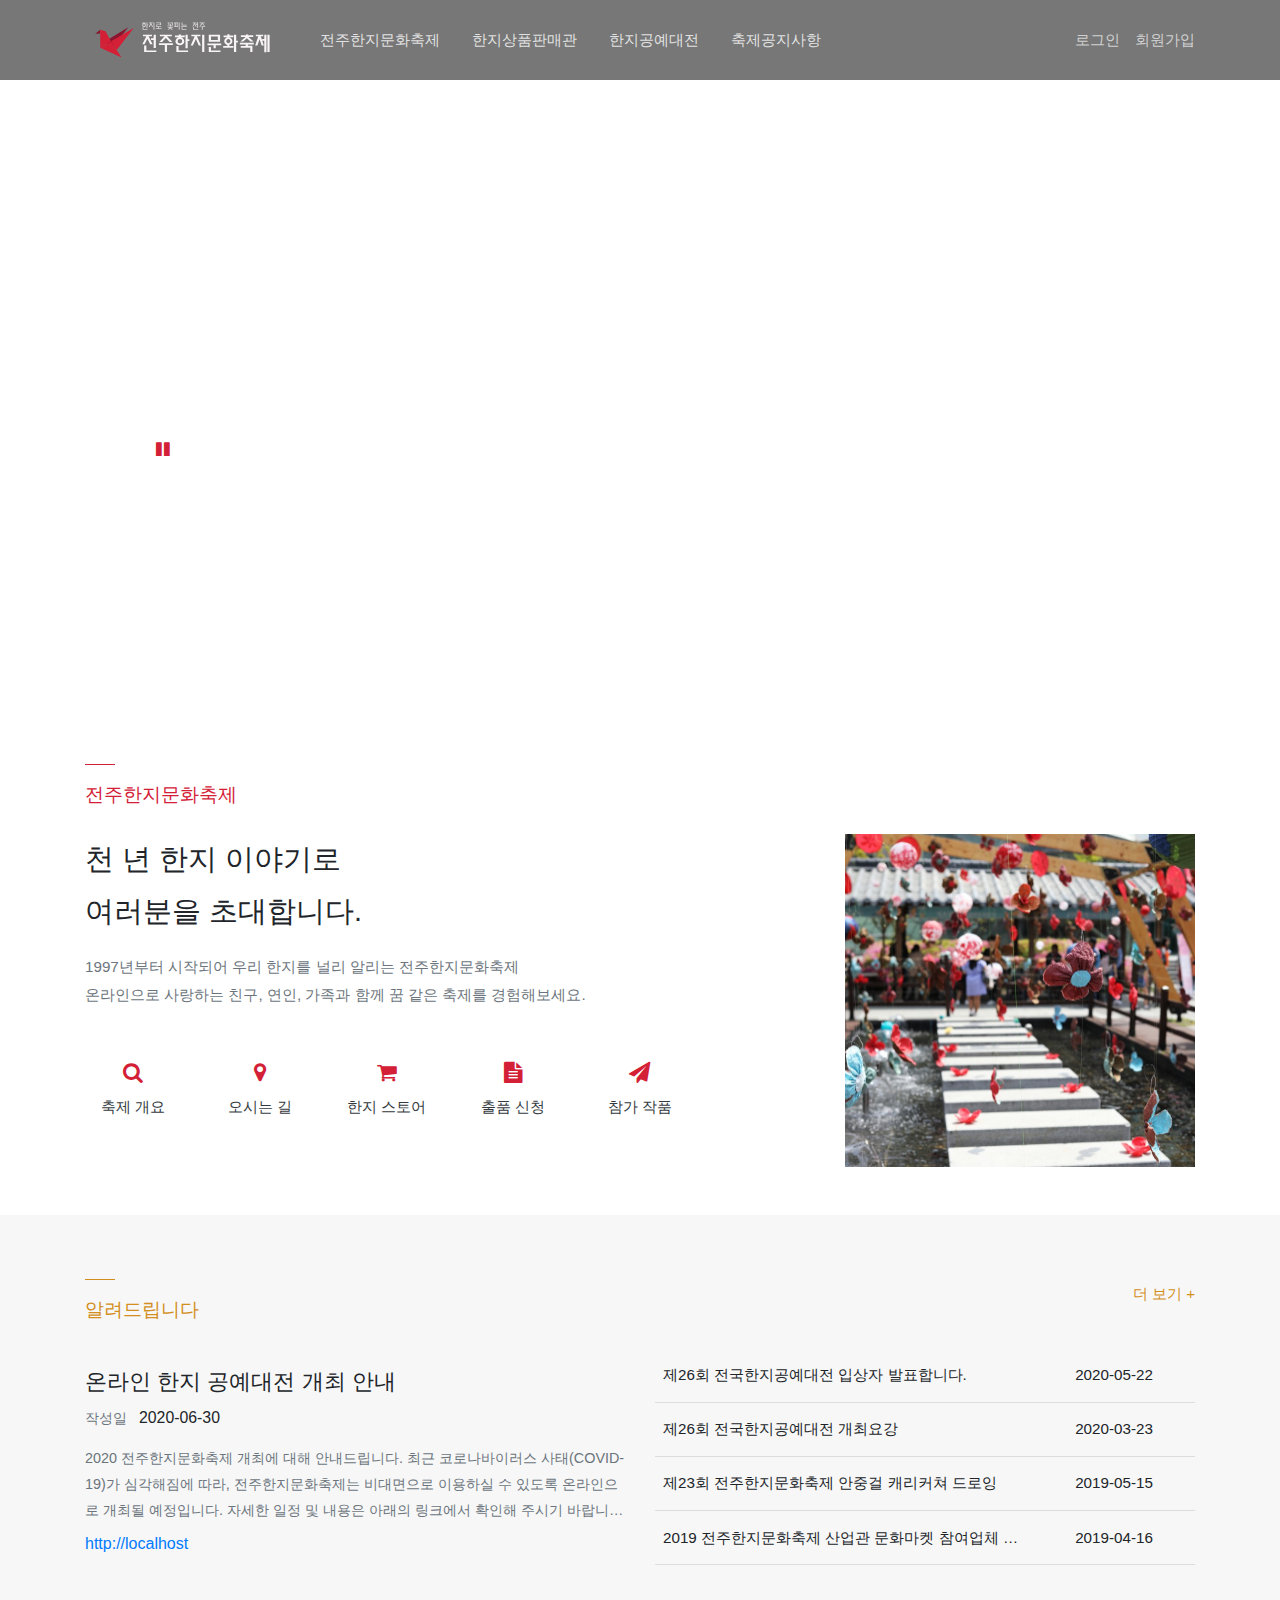
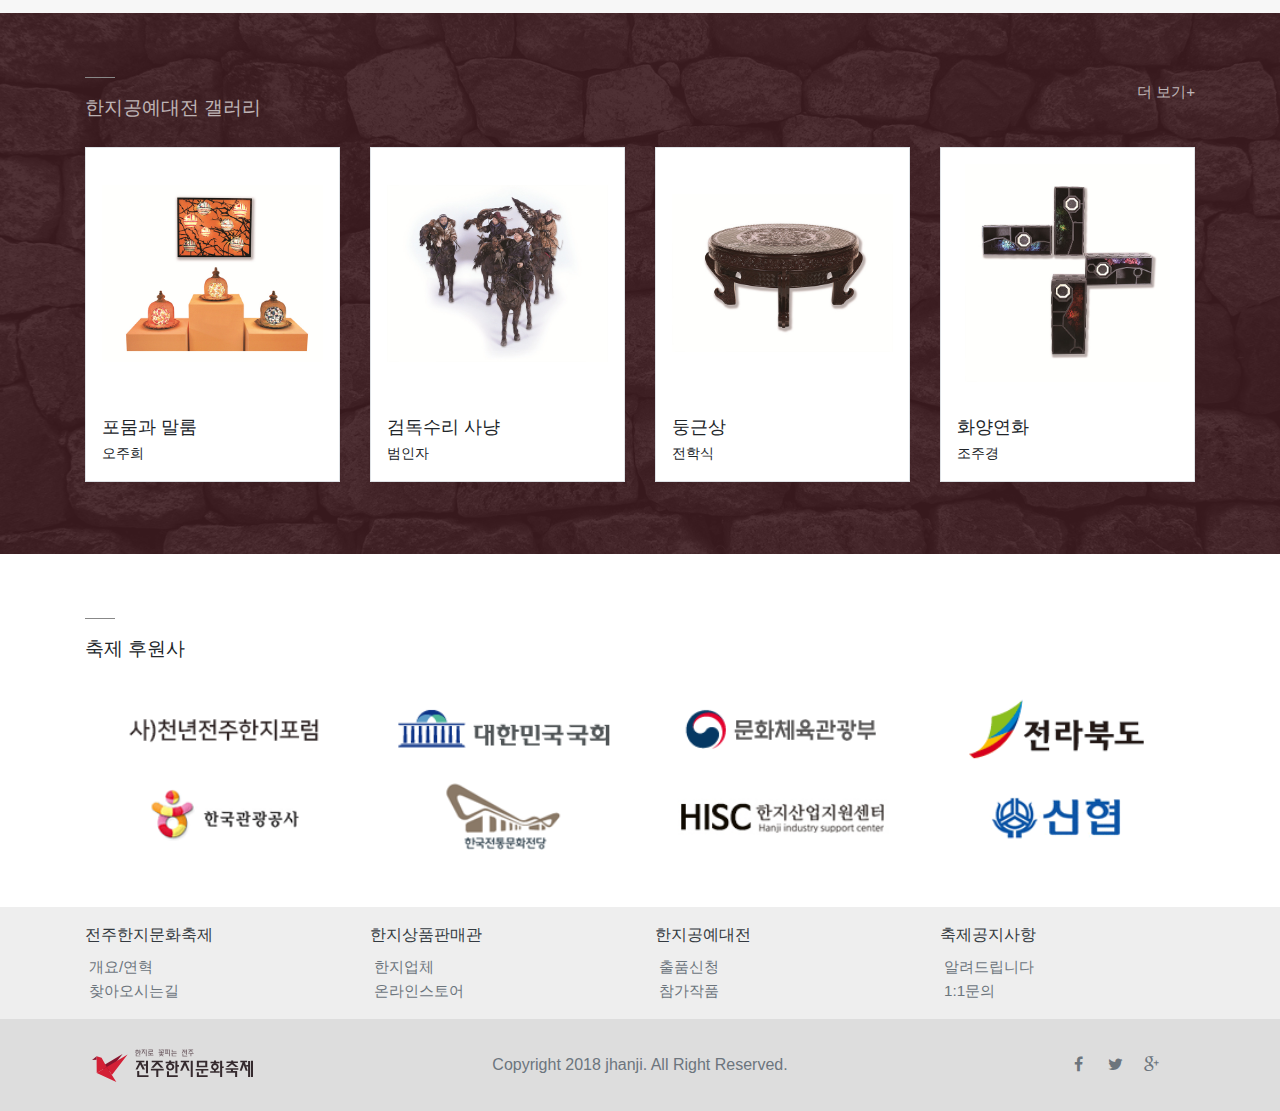
<file: index.html>
<!DOCTYPE html>
<html lang="ko">
<head>
    <meta charset="UTF-8">
    <meta name="viewport" content="width=device-width, initial-scale=1.0">
    <title>전주한지문화축제</title>
    <script src="/js/jquery-3.4.1.min.js"></script>
    <link rel="stylesheet" href="/css/bootstrap.css">
    <script src="/js/bootstrap.min.js"></script>
    <link rel="stylesheet" href="/css/font-awesome.min.css">
    <link rel="stylesheet" href="/css/style.css">
    <script src="/js/common.js"></script>
</head>
<body>
    <!-- 헤더 영역 -->
    <input type="checkbox" id="open-aside" hidden>
    <header>
        <div class="container h-100 d-between">
            <div class="d-flex align-items-center">
                <a href="#">
                    <img src="/images/Wlogo.svg" alt="전주한지문화축제" title="전지한지문화축제" height="65">
                </a>
                <div class="nav d-none d-lg-flex ml-4">
                    <div class="nav__item">
                        <a href="#">전주한지문화축제</a>
                        <div class="nav__list">
                            <a href="#">개요/연혁</a>
                            <a href="#">찾아오시는길</a>
                        </div>
                    </div>
                    <div class="nav__item">
                        <a href="#">한지상품판매관</a>
                        <div class="nav__list">
                            <a href="#">한지업체</a>
                            <a href="#">온라인스토어</a>
                        </div>
                    </div>
                    <div class="nav__item">
                        <a href="#">한지공예대전</a>
                        <div class="nav__list">
                            <a href="#">출품신청</a>
                            <a href="#">참가작품</a>
                        </div>
                    </div>
                    <div class="nav__item">
                        <a href="#">축제공지사항</a>
                        <div class="nav__list">
                            <a href="#">알려드립니다</a>
                            <a href="#">1:1문의</a>
                        </div>
                    </div>
                </div>
            </div>
            <div class="d-flex align-items-center">
                <div class="auth d-none d-lg-flex">
                    <a href="#">로그인</a>
                    <a href="#">회원가입</a>
                </div>
            </div>
            <label for="open-aside" class="icon text-gray fx-3 d-lg-none">
                <i class="fa fa-bars"></i>
            </label>
        </div>
    </header>
    <!-- /헤더 영역 -->
    <!-- 사이드 -->
    <aside class="d-lg-none">
        <label for="open-aside" class="aside__background"></label>
        <div class="aside__content">
            <div class="auth auth--aside">
                <a href="#">로그인</a>
                <a href="#">회원가입</a>
            </div>     
            <div class="nav nav--aside">
                <div class="nav__item">
                    <a href="#">전주한지문화축제</a>
                    <div class="nav__list">
                        <a href="#">개요/연혁</a>
                        <a href="#">찾아오시는길</a>
                    </div>
                </div>
                <div class="nav__item">
                    <a href="#">한지상품판매관</a>
                    <div class="nav__list">
                        <a href="#">한지업체</a>
                        <a href="#">온라인스토어</a>
                    </div>
                </div>
                <div class="nav__item">
                    <a href="#">한지공예대전</a>
                    <div class="nav__list">
                        <a href="#">출품신청</a>
                        <a href="#">참가작품</a>
                    </div>
                </div>
                <div class="nav__item">
                    <a href="#">축제공지사항</a>
                    <div class="nav__list">
                        <a href="#">알려드립니다</a>
                        <a href="#">1:1문의</a>
                    </div>
                </div>
            </div>
        </div>
    </aside>
    <!-- /사이드 -->

    <!-- 비주얼 -->
    <input type="checkbox" id="s-pause" hidden>
    <input type="radio" id="move-1-2" name="move" hidden>
    <input type="radio" id="move-1-3" name="move" hidden>
    <input type="radio" id="move-2-1" name="move" hidden>
    <input type="radio" id="move-2-3" name="move" hidden>
    <input type="radio" id="move-3-1" name="move" hidden checked>
    <input type="radio" id="move-3-2" name="move" hidden>
    <input type="radio" id="move-1-2-copy" name="move" hidden>
    <input type="radio" id="move-1-3-copy" name="move" hidden>
    <input type="radio" id="move-2-1-copy" name="move" hidden>
    <input type="radio" id="move-2-3-copy" name="move" hidden>
    <input type="radio" id="move-3-1-copy" name="move" hidden>
    <input type="radio" id="move-3-2-copy" name="move" hidden>
    <div class="visual">
        <div class="visual__images">
            <img src="/images/visual/1.jpg" alt="비주얼 이미지" title="비주얼 이미지">
            <img src="/images/visual/2.jpg" alt="비주얼 이미지" title="비주얼 이미지">
            <img src="/images/visual/3.jpg" alt="비주얼 이미지" title="비주얼 이미지">
        </div>
        <div class="visual__content container">
            <div class="visual__texts">
                <div class="text">
                    <p>몸은 떨어져있어도</p>
                    <p>마음은 함께하는</p>
                    <p>2020 한지문화축제</p>
                </div>
                <div class="text">
                    <p>남녀노소 누구나</p>
                    <p>쉽고 간편히 즐기는</p>
                    <p>한지공예대전</p>
                </div>
                <div class="text">
                    <p>천년동안 역사와</p>
                    <p>장인의 혼이 깃든</p>
                    <p>한지상품판매관</p>
                </div>
            </div>
            <div class="visual__controls">
                <div class="control">
                    <label for="" class="label-1"></label>
                    <label for="move-2-1" class="label-2"></label>
                    <label for="move-3-1" class="label-3"></label>
                    <label for="" class="label-1-copy"></label>
                    <label for="move-2-1-copy" class="label-2-copy"></label>
                    <label for="move-3-1-copy" class="label-3-copy"></label>
                </div>
                <div class="control">
                    <label for="move-1-2" class="label-1"></label>
                    <label for="" class="label-2"></label>
                    <label for="move-3-2" class="label-3"></label>
                    <label for="move-1-2-copy" class="label-1-copy"></label>
                    <label for="" class="label-2-copy"></label>
                    <label for="move-3-2-copy" class="label-3-copy"></label>
                </div>
                <div class="control">
                    <label for="move-1-3" class="label-1"></label>
                    <label for="move-2-3" class="label-2"></label>
                    <label for="" class="label-3"></label>
                    <label for="move-1-3-copy" class="label-1-copy"></label>
                    <label for="move-2-3-copy" class="label-2-copy"></label>
                    <label for="" class="label-3-copy"></label>
                </div>
                <label for="s-pause" class="icon text-red">
                    <span class="play"><i class="fa fa-play"></i></span>
                    <span class="pause"><i class="fa fa-pause"></i></span>
                </label>
            </div>
        </div>
    </div>
    <!-- /비주얼 -->

    <!-- 축제 소개 -->
    <div class="container py-5">
        <hr class="bg-red">
        <div class="title text-red">전주한지문화축제</div>
        <div class="row mt-4">
            <div class="col-lg-8">
                <p class="fx-6 auto-line">천 년 한지 이야기로 
                    여러분을 초대합니다.</p>
                <p class="fx-n1 auto-line text-muted mt-3">1997년부터 시작되어 우리 한지를 널리 알리는 전주한지문화축제
                    온라인으로 사랑하는 친구, 연인, 가족과 함께 꿈 같은 축제를 경험해보세요.</p>
                <div class="row mt-5">
                    <div class="col-lg-2 col-4 mb-5">
                        <a href="#" class="d-flex flex-column align-items-center">
                            <span class="icon mb-2 text-red">
                                <i class="fa fa-search fa-lg"></i>
                            </span>
                            <span class="fx-n1 text-dark">축제 개요</span>
                        </a>
                    </div>
                    <div class="col-lg-2 col-4 mb-5">
                        <a href="#" class="d-flex flex-column align-items-center">
                            <span class="icon mb-2 text-red">
                                <i class="fa fa-map-marker fa-lg"></i>
                            </span>
                            <span class="fx-n1 text-dark">오시는 길</span>
                        </a>
                    </div>
                    <div class="col-lg-2 col-4 mb-5">
                        <a href="#" class="d-flex flex-column align-items-center">
                            <span class="icon mb-2 text-red">
                                <i class="fa fa-shopping-cart fa-lg"></i>
                            </span>
                            <span class="fx-n1 text-dark">한지 스토어</span>
                        </a>
                    </div>
                    <div class="col-lg-2 col-4 mb-5">
                        <a href="#" class="d-flex flex-column align-items-center">
                            <span class="icon mb-2 text-red">
                                <i class="fa fa-file-text fa-lg"></i>
                            </span>
                            <span class="fx-n1 text-dark">출품 신청</span>
                        </a>
                    </div>
                    <div class="col-lg-2 col-4 mb-5">
                        <a href="#" class="d-flex flex-column align-items-center">
                            <span class="icon mb-2 text-red">
                                <i class="fa fa-paper-plane fa-lg"></i>
                            </span>
                            <span class="fx-n1 text-dark">참가 작품</span>
                        </a>
                    </div>
                </div>
            </div>
            <div class="col-lg-4">
                <img class="fit-cover" src="/images/1.jpg" alt="축제 소개" title="축제 소개">
            </div>
        </div>
    </div>
    <!-- /축제 소개 -->
    <!-- 알려드립니다 영역 -->
    <div class="bg-gray">
        <div class="contaienr padding">
            <div class="container py-5">
                <div class="d-between">
                    <div>
                        <hr class="bg-yellow">
                        <div class="title text-yellow">알려드립니다</div>
                    </div>
                    <a href="#" class="text-yellow fx-n1">더 보기 +</a>
                </div>
                <div class="row mt-4">
                    <div class="col-lg-6 mt-3">
                        <div class="fx-4">온라인 한지 공예대전 개최 안내</div>
                        <div class="fx-n2 mt-2">
                            <span class="text-muted">작성일</span>
                            <span class="fx-2 ml-2">2020-06-30</span>
                        </div>
                        <p class="summary fx-n2 text-muted mt-3" title="2020 전주한지문화축제 개최에 대해 안내드립니다. 최근 코로나바이러스 사태(COVID-19)가 심각해짐에 따라, 전주한지문화축제는 비대면으로 이용하실 수 있도록 온라인으로 개최될 예정입니다. 자세한 일정 및 내용은 아래의 링크에서 확인해 주시기 바랍니다. 감사합니다.">
                            2020 전주한지문화축제 개최에 대해 안내드립니다. 최근 코로나바이러스 사태(COVID-19)가 심각해짐에 따라, 전주한지문화축제는 비대면으로 이용하실 수 있도록 온라인으로 개최될 예정입니다. 자세한 일정 및 내용은 아래의 링크에서 확인해 주시기 바랍니다. 감사합니다.
                        </p>
                        <div class="mt-2">
                            <a href="#">http://localhost</a>
                        </div>
                    </div>
                    <div class="col-lg-6">
                        <div class="t-row">
                            <div class="cell-70 text-left px-2 text-ellipsis" title="제26회 전국한지공예대전 입상자 발표합니다.">
                                제26회 전국한지공예대전 입상자 발표합니다.
                            </div>
                            <div class="cell-30">2020-05-22</div>
                        </div>
                        <div class="t-row">
                            <div class="cell-70 text-left px-2 text-ellipsis" title="제26회 전국한지공예대전 개최요강<">
                                제26회 전국한지공예대전 개최요강
                            </div>
                            <div class="cell-30">2020-03-23</div>
                        </div>
                        <div class="t-row">
                            <div class="cell-70 text-left px-2 text-ellipsis" title="제23회 전주한지문화축제 안중걸 캐리커쳐 드로잉<">
                                제23회 전주한지문화축제 안중걸 캐리커쳐 드로잉
                            </div>
                            <div class="cell-30">2019-05-15</div>
                        </div>
                        <div class="t-row">
                            <div class="cell-70 text-left px-2 text-ellipsis" title="2019 전주한지문화축제 산업관 문화마켓 참여업체 모집공고(추가모집)">
                                2019 전주한지문화축제 산업관 문화마켓 참여업체 모집공고(추가모집)
                            </div>
                            <div class="cell-30">2019-04-16</div>
                        </div>
                    </div>
                </div>
            </div>
        </div>
    </div>
    <!-- /알려드립니다 영역 -->
    <!-- 공예대전 갤러리 -->
    <div class="position-relative">
        <div class="background background--red">
            <img src="/images/2.jpg" alt="배경 이미지" title="배경 이미지">
        </div>
        <div class="container py-5">
            <div class="d-between">
                <div>
                    <hr class="bg-muted">
                    <div class="title text-gray">한지공예대전 갤러리</div>
                </div>
                <a href="#" class="text-gray fx-n1">더 보기+</a>
            </div>
            <div class="row mt-4">
                <div class="col-lg-3 col-6 mb-4">
                    <div class="bg-white border hoverable hoverable--picked">
                        <img src="/images/gallery/1.jpg" alt="공예품 이미지" title="공예품 이미지" class="fit-contain hx-250 p-3">
                        <div class="p-3">
                            <div class="fx-2">포뭄과 말룸</div>
                            <span class="fx-n2">오주희</span>
                        </div>
                    </div>
                </div>
                <div class="col-lg-3 col-6 mb-4">
                    <div class="bg-white border hoverable hoverable--picked">
                        <img src="/images/gallery/2.jpg" alt="공예품 이미지" title="공예품 이미지" class="fit-contain hx-250 p-3">
                        <div class="p-3">
                            <div class="fx-2">검독수리 사냥</div>
                            <span class="fx-n2">범인자</span>
                        </div>
                    </div>
                </div>
                <div class="col-lg-3 col-6 mb-4">
                    <div class="bg-white border hoverable hoverable--picked">
                        <img src="/images/gallery/3.jpg" alt="공예품 이미지" title="공예품 이미지" class="fit-contain hx-250 p-3">
                        <div class="p-3">
                            <div class="fx-2">둥근상</div>
                            <span class="fx-n2">전학식</span>
                        </div>
                    </div>
                </div>
                <div class="col-lg-3 col-6 mb-4">
                    <div class="bg-white border hoverable hoverable--picked">
                        <img src="/images/gallery/4.jpg" alt="공예품 이미지" title="공예품 이미지" class="fit-contain hx-250 p-3">
                        <div class="p-3">
                            <div class="fx-2">화양연화</div>
                            <span class="fx-n2">조주경</span>
                        </div>
                    </div>
                </div>
            </div>
        </div>
    </div>
    <!-- /공예대전 갤러리 -->
    <!-- 후원사 -->
    <div class="container py-5">
        <hr>
        <div class="title">축제 후원사</div>
        <div class="mt-4">
            <div class="companies">
                <img src="/images/company/1.jpg" alt="후원사 이미지" title="후원사 이미지">
                <img src="/images/company/2.jpg" alt="후원사 이미지" title="후원사 이미지">
                <img src="/images/company/3.jpg" alt="후원사 이미지" title="후원사 이미지">
                <img src="/images/company/4.jpg" alt="후원사 이미지" title="후원사 이미지">
                <img src="/images/company/5.jpg" alt="후원사 이미지" title="후원사 이미지">
                <img src="/images/company/6.jpg" alt="후원사 이미지" title="후원사 이미지">
                <img src="/images/company/7.jpg" alt="후원사 이미지" title="후원사 이미지">
                <img src="/images/company/8.jpg" alt="후원사 이미지" title="후원사 이미지">
            </div>
        </div>
    </div>
    <!-- /후원사 -->
    <!-- 푸터 -->
    <footer>
        <div class="footer__top">
            <div class="container">
                <div class="row">
                    <div class="col-lg-3 col-6 mb-4 mb-lg-0">
                        <a href="#" class="text-dark">전주한지문화축제</a>
                        <div class="ml-1 mt-2">
                            <a href="#" class="fx-n1 text-muted">개요/연혁</a>
                        </div>
                        <div class="ml-1">
                            <a href="#" class="fx-n1 text-muted">찾아오시는길</a>
                        </div>
                    </div>
                    <div class="col-lg-3 col-6 mb-4 mb-lg-0">
                        <a href="#" class="text-dark">한지상품판매관</a>
                        <div class="ml-1 mt-2">
                            <a href="#" class="fx-n1 text-muted">한지업체</a>
                        </div>
                        <div class="ml-1">
                            <a href="#" class="fx-n1 text-muted">온라인스토어</a>
                        </div>
                    </div>
                    <div class="col-lg-3 col-6 mb-4 mb-lg-0">
                        <a href="#" class="text-dark">한지공예대전</a>
                        <div class="ml-1 mt-2">
                            <a href="#" class="fx-n1 text-muted">출품신청</a>
                        </div>
                        <div class="ml-1">
                            <a href="#" class="fx-n1 text-muted">참가작품</a>
                        </div>
                    </div>
                    <div class="col-lg-3 col-6 mb-4 mb-lg-0">
                        <a href="#" class="text-dark">축제공지사항</a>
                        <div class="ml-1 mt-2">
                            <a href="#" class="fx-n1 text-muted">알려드립니다</a>
                        </div>
                        <div class="ml-1">
                            <a href="#" class="fx-n1 text-muted">1:1문의</a>
                        </div>
                    </div>
                </div>
            </div>
        </div>
        <div class="footer__bottom">
            <div class="container">
                <div class="row align-items-center">
                    <div class="col-lg-2">
                        <div class="text-center">
                            <img src="/images/logo.svg" alt="전주한지문화축제" title="전주한지문화축제" height="60">
                        </div>
                    </div>
                    <div class="col-lg-8 order-1 order-lg-0">
                        <div class="text-center text-muted">
                            Copyright 2018 jhanji. All Right Reserved.
                        </div>
                    </div>
                    <div class="col-lg-2 my-4 my-lg-0">
                        <div class="text-center">
                            <span class="icon text-muted"><i class="fa fa-facebook"></i></span>
                            <span class="icon text-muted"><i class="fa fa-twitter"></i></span>
                            <span class="icon text-muted"><i class="fa fa-google-plus"></i></span>
                        </div>
                    </div>
                </div>
            </div>     
        </div>
    </footer>
    <!-- /푸터 -->
</body>
</html>
</file>
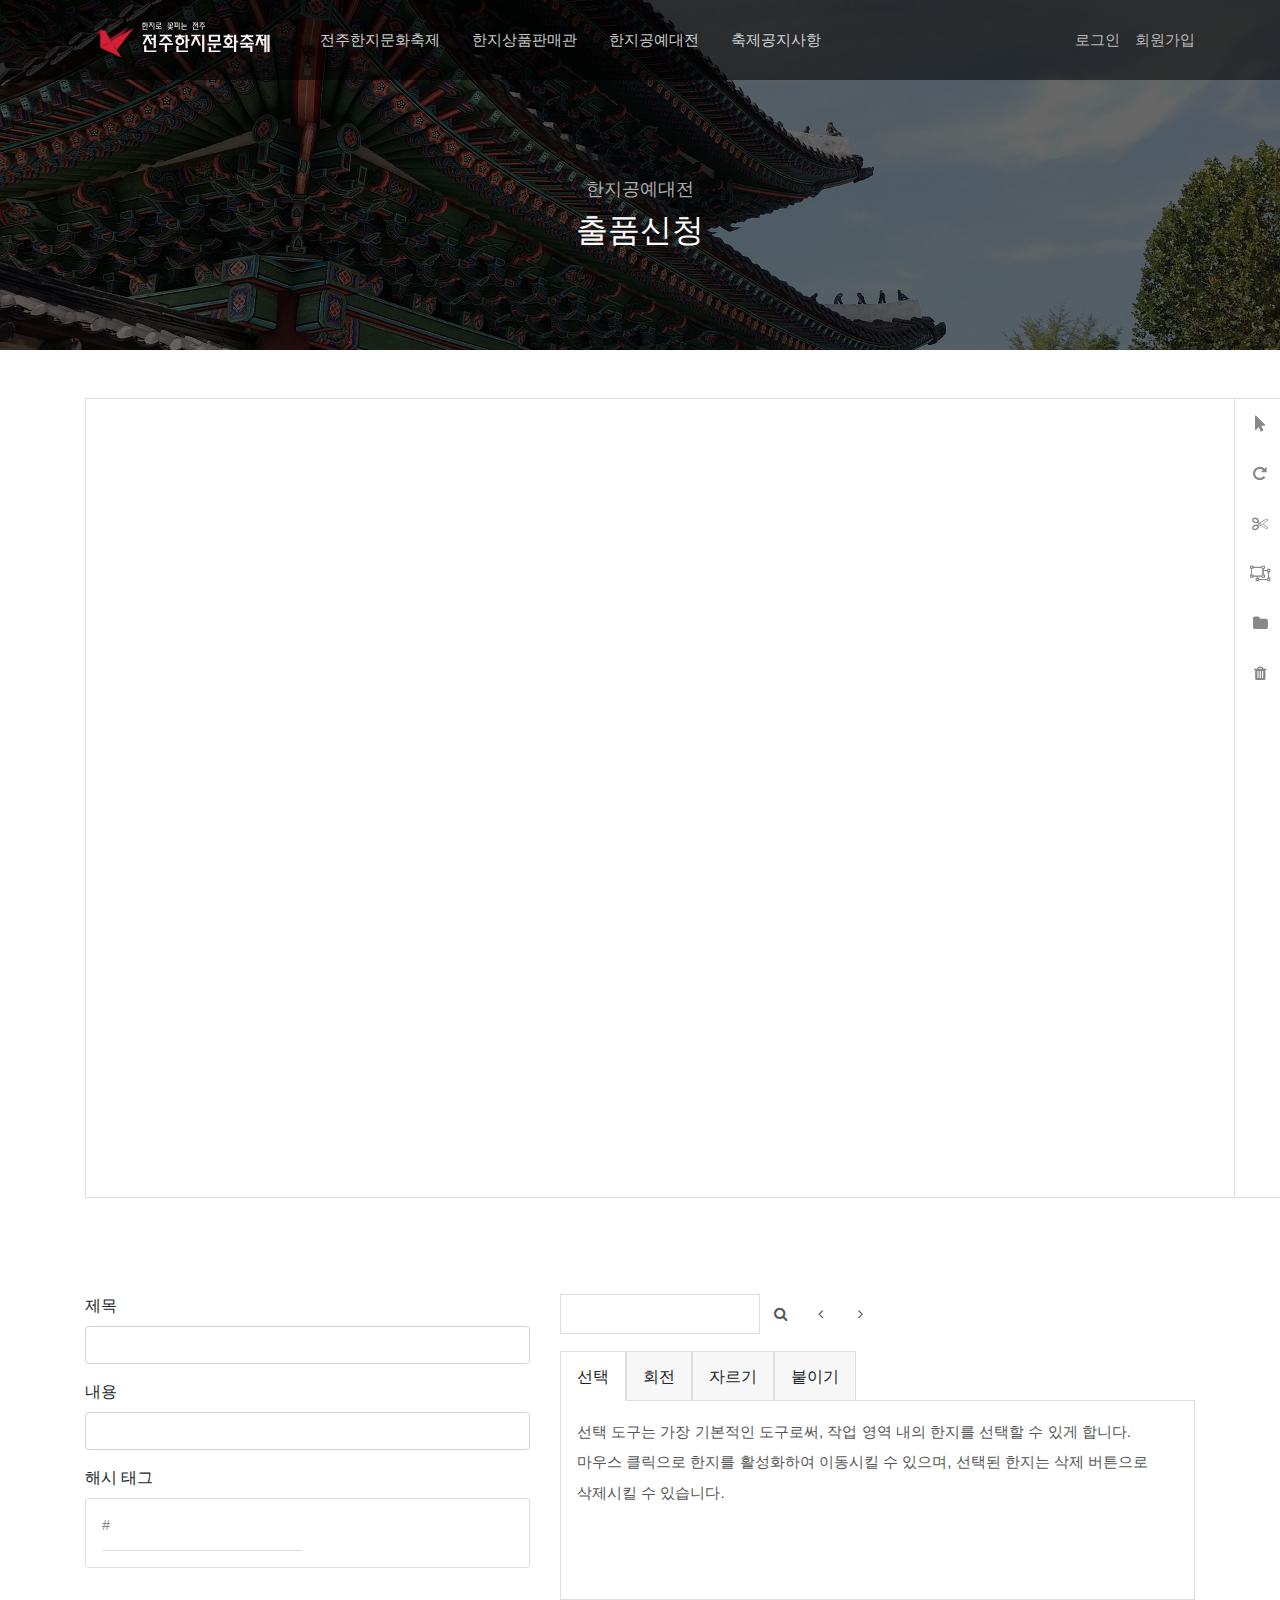
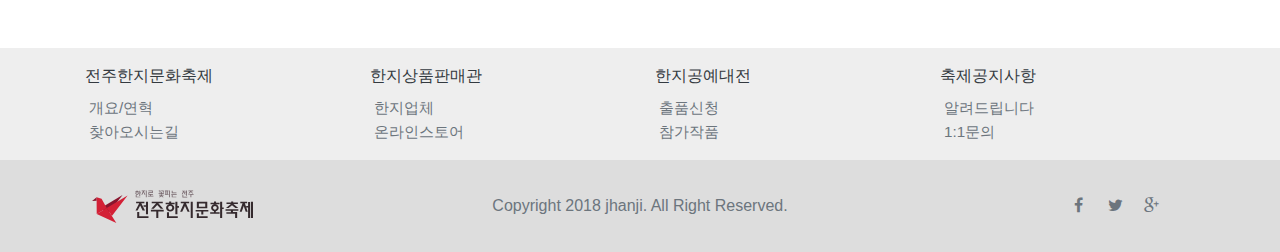
<file: entry.html>
<!DOCTYPE html>
<html lang="ko">
<head>
    <meta charset="UTF-8">
    <meta name="viewport" content="width=device-width, initial-scale=1.0">
    <title>전주한지문화축제</title>
    <script src="/js/jquery-3.4.1.min.js"></script>
    <link rel="stylesheet" href="/css/bootstrap.css">
    <script src="/js/bootstrap.min.js"></script>
    <link rel="stylesheet" href="/css/font-awesome.min.css">
    <link rel="stylesheet" href="/css/style.css">
    <script src="/js/common.js"></script>
</head>
<body>
    <!-- 헤더 영역 -->
    <input type="checkbox" id="open-aside" hidden>
    <header>
        <div class="container h-100 d-between">
            <div class="d-flex align-items-center">
                <a href="#">
                    <img src="/images/Wlogo.svg" alt="전주한지문화축제" title="전지한지문화축제" height="65">
                </a>
                <div class="nav d-none d-lg-flex ml-4">
                    <div class="nav__item">
                        <a href="#">전주한지문화축제</a>
                        <div class="nav__list">
                            <a href="#">개요/연혁</a>
                            <a href="#">찾아오시는길</a>
                        </div>
                    </div>
                    <div class="nav__item">
                        <a href="#">한지상품판매관</a>
                        <div class="nav__list">
                            <a href="#">한지업체</a>
                            <a href="#">온라인스토어</a>
                        </div>
                    </div>
                    <div class="nav__item">
                        <a href="#">한지공예대전</a>
                        <div class="nav__list">
                            <a href="#">출품신청</a>
                            <a href="#">참가작품</a>
                        </div>
                    </div>
                    <div class="nav__item">
                        <a href="#">축제공지사항</a>
                        <div class="nav__list">
                            <a href="#">알려드립니다</a>
                            <a href="#">1:1문의</a>
                        </div>
                    </div>
                </div>
            </div>
            <div class="d-flex align-items-center">
                <div class="auth d-none d-lg-flex">
                    <a href="#">로그인</a>
                    <a href="#">회원가입</a>
                </div>
            </div>
            <label for="open-aside" class="icon text-gray fx-3 d-lg-none">
                <i class="fa fa-bars"></i>
            </label>
        </div>
    </header>
    <!-- /헤더 영역 -->
    <!-- 사이드 -->
    <aside class="d-lg-none">
        <label for="open-aside" class="aside__background"></label>
        <div class="aside__content">
            <div class="auth auth--aside">
                <a href="#">로그인</a>
                <a href="#">회원가입</a>
            </div>     
            <div class="nav nav--aside">
                <div class="nav__item">
                    <a href="#">전주한지문화축제</a>
                    <div class="nav__list">
                        <a href="#">개요/연혁</a>
                        <a href="#">찾아오시는길</a>
                    </div>
                </div>
                <div class="nav__item">
                    <a href="#">한지상품판매관</a>
                    <div class="nav__list">
                        <a href="#">한지업체</a>
                        <a href="#">온라인스토어</a>
                    </div>
                </div>
                <div class="nav__item">
                    <a href="#">한지공예대전</a>
                    <div class="nav__list">
                        <a href="#">출품신청</a>
                        <a href="#">참가작품</a>
                    </div>
                </div>
                <div class="nav__item">
                    <a href="#">축제공지사항</a>
                    <div class="nav__list">
                        <a href="#">알려드립니다</a>
                        <a href="#">1:1문의</a>
                    </div>
                </div>
            </div>
        </div>
    </aside>
    <!-- /사이드 -->

    <!-- 비주얼 -->
    <div class="visual visual--sub">
        <div class="background background--black">
            <img src="/images/visual/sub.jpg" alt="배경 이미지" title="배경 이미지">
        </div>
        <div class="visual__content container">
            <div class="text-center">
                <div class="fx-2 text-gray">한지공예대전</div>
                <div class="fx-7 text-white mt-1">출품신청</div>
            </div>
        </div>
    </div>
    <!-- /비주얼 -->

    <div class="container py-5">
        <div class="workspace">
            <canvas width="1150" height="800"></canvas>
            <div class="tool">
                <div class="tool__item" data-role="select" title="선택"><i class="fa fa-mouse-pointer"></i></div>
                <div class="tool__item" data-role="spin" title="회전"><i class="fa fa-repeat"></i></div>
                <div class="tool__item" data-role="cut" title="자르기"><i class="fa fa-cut"></i></div>
                <div class="tool__item" data-role="glue" title="붙이기"><i class="fa fa-object-ungroup"></i></div>
                <div class="tool__item" data-target="#list-modal" data-toggle="modal" title="추가"><i class="fa fa-folder"></i></div>
                <div class="tool__item remove-artwork" title="삭제"><i class="fa fa-trash"></i></div>
            </div>
        </div>
    </div>

    <div class="container py-5">
        <div class="row">
            <div class="col-lg-5">
                <form>
                    <div class="form-group">
                        <label>제목</label>
                        <input type="text" name="title" class="form-control" required>
                    </div>
                    <div class="form-group">
                        <label>내용</label>
                        <input type="text" name="content" class="form-control" required>
                    </div>
                    <div class="form-group">
                        <label>해시 태그</label>
                        <div id="entry-tags" data-name="hash_tags"></div>
                    </div>
                </form>
            </div>
            <div class="col-lg-7">
                <div class="helper">
                    <input type="radio" name="tabs" id="focus-select" hidden checked>
                    <input type="radio" name="tabs" id="focus-spin" hidden>
                    <input type="radio" name="tabs" id="focus-cut" hidden>
                    <input type="radio" name="tabs" id="focus-glue" hidden>
                    <div class="helper-search">
                        <input type="text">
                        <button class="icon btn-search"><i class="fa fa-search"></i></button>
                        <button class="icon btn-prev"><i class="fa fa-angle-left"></i></button>
                        <button class="icon btn-next"><i class="fa fa-angle-right"></i></button>
                        <p class="search-comment"></p>
                    </div>
                    <div class="helper-header">
                        <label for="focus-select" class="tab tab--head select">선택</label>
                        <label for="focus-spin" class="tab tab--head spin">회전</label>
                        <label for="focus-cut" class="tab tab--head cut">자르기</label>
                        <label for="focus-glue" class="tab tab--head glue">붙이기</label>
                    </div>
                    <div class="helper-body">
                        <div class="tab tab--body select" data-target="select">선택 도구는 가장 기본적인 도구로써, 작업 영역 내의 한지를 선택할 수 있게 합니다. 
                            마우스 클릭으로 한지를 활성화하여 이동시킬 수 있으며, 선택된 한지는 삭제 버튼으로 삭제시킬 수 있습니다.</div>
                        <div class="tab tab--body spin" data-target="spin">회전 도구는 작업 영역 내의 한지를 회전할 수 있는 도구입니다. 
                            마우스 더블 클릭으로 회전하고자 하는 한지를 선택하면, 좌우로 마우스를 끌어당겨 회전시킬 수 있습니다. 
                            회전한 뒤에는 우 클릭의 콘텍스트 메뉴로 '확인'을 눌러 한지의 회전 상태를 작업 영역에 반영할 수 있습니다.</div>
                        <div class="tab tab--body cut" data-target="cut">자르기 도구는 작업 영역 내의 한지를 자를 수 있는 도구입니다. 
                            마우스 더블 클릭으로 자르고자 하는 한지를 선택하면 마우스를 움직임으로써 자르고자 하는 궤적을 그릴 수 있습니다. 
                            궤적을 그린 뒤에는 우 클릭의 콘텍스트 메뉴로 '자르기'를 눌러 그려진 궤적에 따라 한지를 자를 수 있습니다.</div>
                        <div class="tab tab--body glue" data-target="glue">붙이기 도구는 작업 영역 내의 한지들을 붙일 수 있는 도구입니다.
                            마우스 더블 클릭으로 붙이고자 하는 한지를 선택하면 처음 선택한 한지와 근접한 한지들을 선택할 수 있습니다. 
                            붙일 한지를 모두 선택한 뒤에는 우 클릭의 콘텍스트 메뉴로 '붙이기'를 눌러 선택한 한지를 붙일 수 있습니다.</div>
                    </div>
                </div>
            </div>
        </div>
    </div>

    <div id="list-modal" class="modal fade">
        <div class="modal-dialog modal-xl">
            <div class="modal-content">
                <div class="modal-header">
                    <div class="fx-5">추가하기</div>
                </div>
                <div class="modal-body">
                    <div class="row">
                        
                    </div>
                </div>
            </div>
        </div>
    </div>
    
    <script src="/js/entry/Tool.js"></script>
    <script src="/js/entry/Select.js"></script>
    <script src="/js/entry/Spin.js"></script>
    <script src="/js/entry/Cut.js"></script>
    <script src="/js/entry/Glue.js"></script>
    <script src="/js/entry/Source.js"></script>
    <script src="/js/entry/Artwork.js"></script>
    <script src="/js/entry/Workspace.js"></script>
    <script src="/js/entry.js"></script>

    <!-- 푸터 -->
    <footer>
        <div class="footer__top">
            <div class="container">
                <div class="row">
                    <div class="col-lg-3 col-6 mb-4 mb-lg-0">
                        <a href="#" class="text-dark">전주한지문화축제</a>
                        <div class="ml-1 mt-2">
                            <a href="#" class="fx-n1 text-muted">개요/연혁</a>
                        </div>
                        <div class="ml-1">
                            <a href="#" class="fx-n1 text-muted">찾아오시는길</a>
                        </div>
                    </div>
                    <div class="col-lg-3 col-6 mb-4 mb-lg-0">
                        <a href="#" class="text-dark">한지상품판매관</a>
                        <div class="ml-1 mt-2">
                            <a href="#" class="fx-n1 text-muted">한지업체</a>
                        </div>
                        <div class="ml-1">
                            <a href="#" class="fx-n1 text-muted">온라인스토어</a>
                        </div>
                    </div>
                    <div class="col-lg-3 col-6 mb-4 mb-lg-0">
                        <a href="#" class="text-dark">한지공예대전</a>
                        <div class="ml-1 mt-2">
                            <a href="#" class="fx-n1 text-muted">출품신청</a>
                        </div>
                        <div class="ml-1">
                            <a href="#" class="fx-n1 text-muted">참가작품</a>
                        </div>
                    </div>
                    <div class="col-lg-3 col-6 mb-4 mb-lg-0">
                        <a href="#" class="text-dark">축제공지사항</a>
                        <div class="ml-1 mt-2">
                            <a href="#" class="fx-n1 text-muted">알려드립니다</a>
                        </div>
                        <div class="ml-1">
                            <a href="#" class="fx-n1 text-muted">1:1문의</a>
                        </div>
                    </div>
                </div>
            </div>
        </div>
        <div class="footer__bottom">
            <div class="container">
                <div class="row align-items-center">
                    <div class="col-lg-2">
                        <div class="text-center">
                            <img src="/images/logo.svg" alt="전주한지문화축제" title="전주한지문화축제" height="60">
                        </div>
                    </div>
                    <div class="col-lg-8 order-1 order-lg-0">
                        <div class="text-center text-muted">
                            Copyright 2018 jhanji. All Right Reserved.
                        </div>
                    </div>
                    <div class="col-lg-2 my-4 my-lg-0">
                        <div class="text-center">
                            <span class="icon text-muted"><i class="fa fa-facebook"></i></span>
                            <span class="icon text-muted"><i class="fa fa-twitter"></i></span>
                            <span class="icon text-muted"><i class="fa fa-google-plus"></i></span>
                        </div>
                    </div>
                </div>
            </div>     
        </div>
    </footer>
    <!-- /푸터 -->
</body>
</html>
</file>
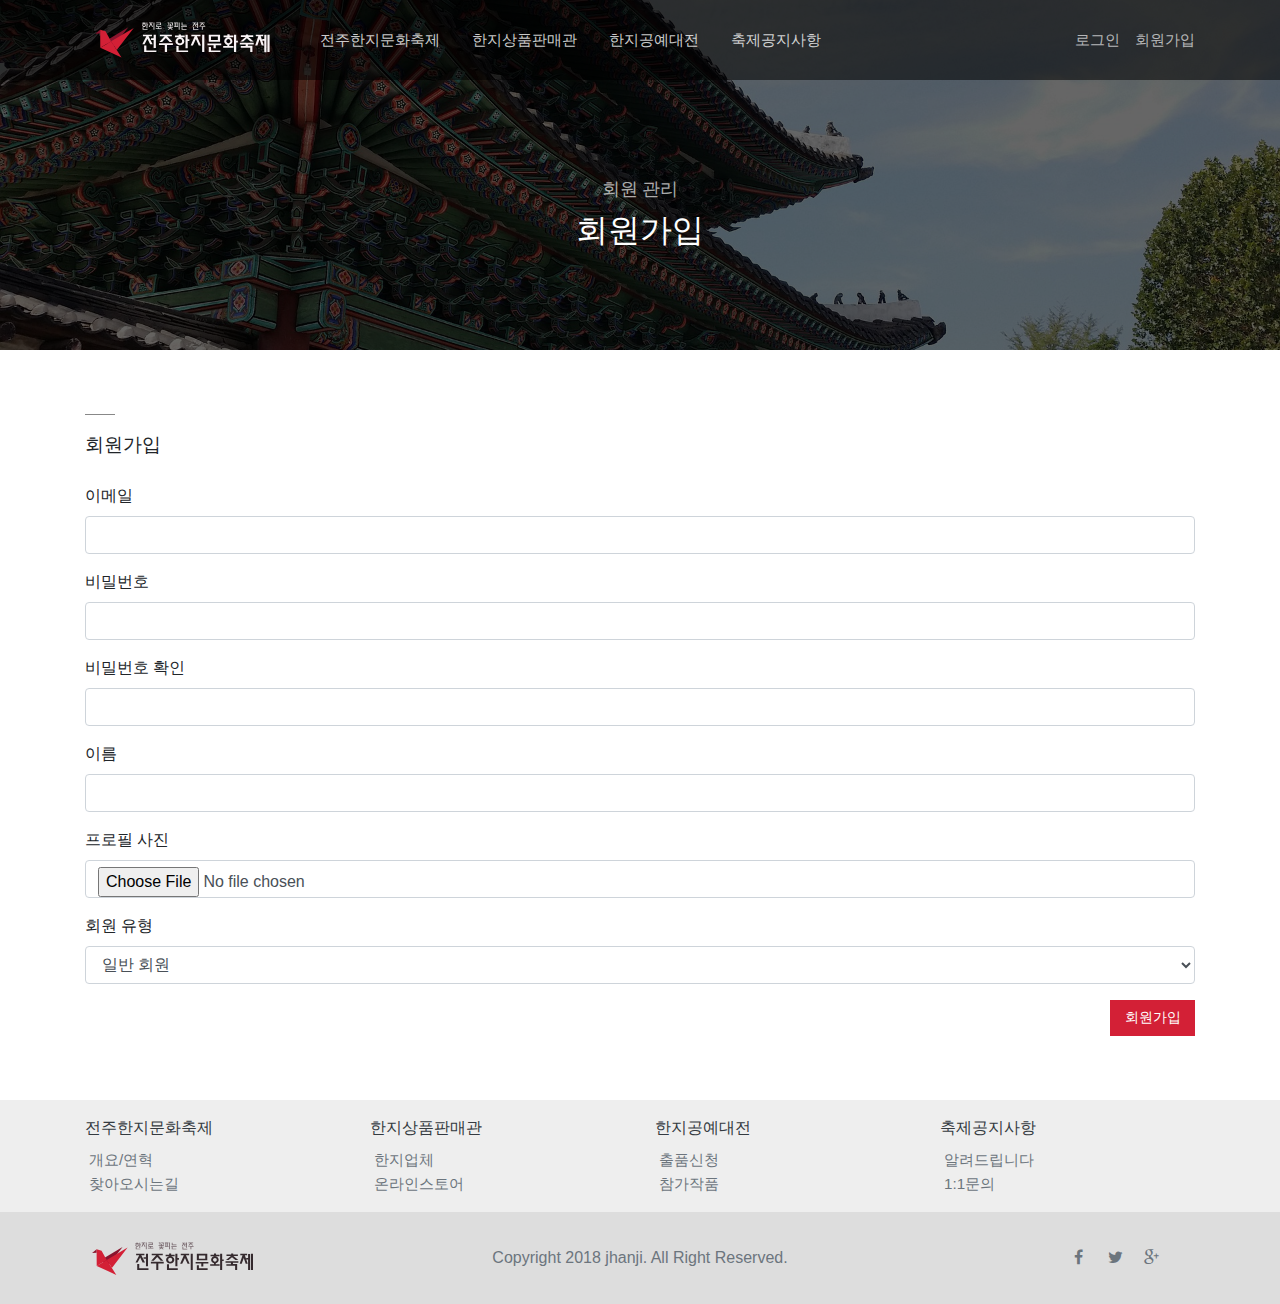
<file: sign-up.html>
<!DOCTYPE html>
<html lang="ko">
<head>
    <meta charset="UTF-8">
    <meta name="viewport" content="width=device-width, initial-scale=1.0">
    <title>전주한지문화축제</title>
    <script src="/js/jquery-3.4.1.min.js"></script>
    <link rel="stylesheet" href="/css/bootstrap.css">
    <script src="/js/bootstrap.min.js"></script>
    <link rel="stylesheet" href="/css/font-awesome.min.css">
    <link rel="stylesheet" href="/css/style.css">
    <script src="/js/common.js"></script>
</head>
<body>
    <!-- 헤더 영역 -->
    <input type="checkbox" id="open-aside" hidden>
    <header>
        <div class="container h-100 d-between">
            <div class="d-flex align-items-center">
                <a href="#">
                    <img src="/images/Wlogo.svg" alt="전주한지문화축제" title="전지한지문화축제" height="65">
                </a>
                <div class="nav d-none d-lg-flex ml-4">
                    <div class="nav__item">
                        <a href="#">전주한지문화축제</a>
                        <div class="nav__list">
                            <a href="#">개요/연혁</a>
                            <a href="#">찾아오시는길</a>
                        </div>
                    </div>
                    <div class="nav__item">
                        <a href="#">한지상품판매관</a>
                        <div class="nav__list">
                            <a href="#">한지업체</a>
                            <a href="#">온라인스토어</a>
                        </div>
                    </div>
                    <div class="nav__item">
                        <a href="#">한지공예대전</a>
                        <div class="nav__list">
                            <a href="#">출품신청</a>
                            <a href="#">참가작품</a>
                        </div>
                    </div>
                    <div class="nav__item">
                        <a href="#">축제공지사항</a>
                        <div class="nav__list">
                            <a href="#">알려드립니다</a>
                            <a href="#">1:1문의</a>
                        </div>
                    </div>
                </div>
            </div>
            <div class="d-flex align-items-center">
                <div class="auth d-none d-lg-flex">
                    <a href="#">로그인</a>
                    <a href="#">회원가입</a>
                </div>
            </div>
            <label for="open-aside" class="icon text-gray fx-3 d-lg-none">
                <i class="fa fa-bars"></i>
            </label>
        </div>
    </header>
    <!-- /헤더 영역 -->
    <!-- 사이드 -->
    <aside class="d-lg-none">
        <label for="open-aside" class="aside__background"></label>
        <div class="aside__content">
            <div class="auth auth--aside">
                <a href="#">로그인</a>
                <a href="#">회원가입</a>
            </div>     
            <div class="nav nav--aside">
                <div class="nav__item">
                    <a href="#">전주한지문화축제</a>
                    <div class="nav__list">
                        <a href="#">개요/연혁</a>
                        <a href="#">찾아오시는길</a>
                    </div>
                </div>
                <div class="nav__item">
                    <a href="#">한지상품판매관</a>
                    <div class="nav__list">
                        <a href="#">한지업체</a>
                        <a href="#">온라인스토어</a>
                    </div>
                </div>
                <div class="nav__item">
                    <a href="#">한지공예대전</a>
                    <div class="nav__list">
                        <a href="#">출품신청</a>
                        <a href="#">참가작품</a>
                    </div>
                </div>
                <div class="nav__item">
                    <a href="#">축제공지사항</a>
                    <div class="nav__list">
                        <a href="#">알려드립니다</a>
                        <a href="#">1:1문의</a>
                    </div>
                </div>
            </div>
        </div>
    </aside>
    <!-- /사이드 -->

    <!-- 비주얼 -->
    <div class="visual visual--sub">
        <div class="background background--black">
            <img src="/images/visual/sub.jpg" alt="배경 이미지" title="배경 이미지">
        </div>
        <div class="visual__content container">
            <div class="text-center">
                <div class="fx-2 text-gray">회원 관리</div>
                <div class="fx-7 text-white mt-1">회원가입</div>
            </div>
        </div>
    </div>
    <!-- /비주얼 -->

    <div class="container py-5">
        <hr>
        <div class="title">회원가입</div>
        <form id="sign-up" class="mt-4">
            <div class="form-group">
                <label>이메일</label>
                <input type="text" class="form-control" id="user_email" name="user_email">
                <div class="error text-red mt-2 fx-n2"></div>
            </div>
            <div class="form-group">
                <label>비밀번호</label>
                <input type="password" class="form-control" id="password" name="password">
                <div class="error text-red mt-2 fx-n2"></div>
            </div>
            <div class="form-group">
                <label>비밀번호 확인</label>
                <input type="password" class="form-control" id="passconf" name="passconf">
                <div class="error text-red mt-2 fx-n2"></div>
            </div>
            <div class="form-group">
                <label>이름</label>
                <input type="text" class="form-control" id="user_name" name="user_name">
                <div class="error text-red mt-2 fx-n2"></div>
            </div>
            <div class="form-group">
                <label>프로필 사진</label>
                <input type="file" class="form-control" id="image" name="image">
                <div class="error text-red mt-2 fx-n2"></div>
            </div>
            <div class="form-group">
                <label>회원 유형</label>
                <select id="type" class="form-control" name="type">
                    <option value="normal">일반 회원</option>
                    <option value="company">기업 회원</option>
                </select>
            </div>
            <div class="form-group text-right">
                <button class="btn-filled">회원가입</button>
            </div>
        </form>
    </div>

    <script src="/js/sign-up.js"></script>

    <!-- 푸터 -->
    <footer>
        <div class="footer__top">
            <div class="container">
                <div class="row">
                    <div class="col-lg-3 col-6 mb-4 mb-lg-0">
                        <a href="#" class="text-dark">전주한지문화축제</a>
                        <div class="ml-1 mt-2">
                            <a href="#" class="fx-n1 text-muted">개요/연혁</a>
                        </div>
                        <div class="ml-1">
                            <a href="#" class="fx-n1 text-muted">찾아오시는길</a>
                        </div>
                    </div>
                    <div class="col-lg-3 col-6 mb-4 mb-lg-0">
                        <a href="#" class="text-dark">한지상품판매관</a>
                        <div class="ml-1 mt-2">
                            <a href="#" class="fx-n1 text-muted">한지업체</a>
                        </div>
                        <div class="ml-1">
                            <a href="#" class="fx-n1 text-muted">온라인스토어</a>
                        </div>
                    </div>
                    <div class="col-lg-3 col-6 mb-4 mb-lg-0">
                        <a href="#" class="text-dark">한지공예대전</a>
                        <div class="ml-1 mt-2">
                            <a href="#" class="fx-n1 text-muted">출품신청</a>
                        </div>
                        <div class="ml-1">
                            <a href="#" class="fx-n1 text-muted">참가작품</a>
                        </div>
                    </div>
                    <div class="col-lg-3 col-6 mb-4 mb-lg-0">
                        <a href="#" class="text-dark">축제공지사항</a>
                        <div class="ml-1 mt-2">
                            <a href="#" class="fx-n1 text-muted">알려드립니다</a>
                        </div>
                        <div class="ml-1">
                            <a href="#" class="fx-n1 text-muted">1:1문의</a>
                        </div>
                    </div>
                </div>
            </div>
        </div>
        <div class="footer__bottom">
            <div class="container">
                <div class="row align-items-center">
                    <div class="col-lg-2">
                        <div class="text-center">
                            <img src="/images/logo.svg" alt="전주한지문화축제" title="전주한지문화축제" height="60">
                        </div>
                    </div>
                    <div class="col-lg-8 order-1 order-lg-0">
                        <div class="text-center text-muted">
                            Copyright 2018 jhanji. All Right Reserved.
                        </div>
                    </div>
                    <div class="col-lg-2 my-4 my-lg-0">
                        <div class="text-center">
                            <span class="icon text-muted"><i class="fa fa-facebook"></i></span>
                            <span class="icon text-muted"><i class="fa fa-twitter"></i></span>
                            <span class="icon text-muted"><i class="fa fa-google-plus"></i></span>
                        </div>
                    </div>
                </div>
            </div>     
        </div>
    </footer>
    <!-- /푸터 -->
</body>
</html>
</file>
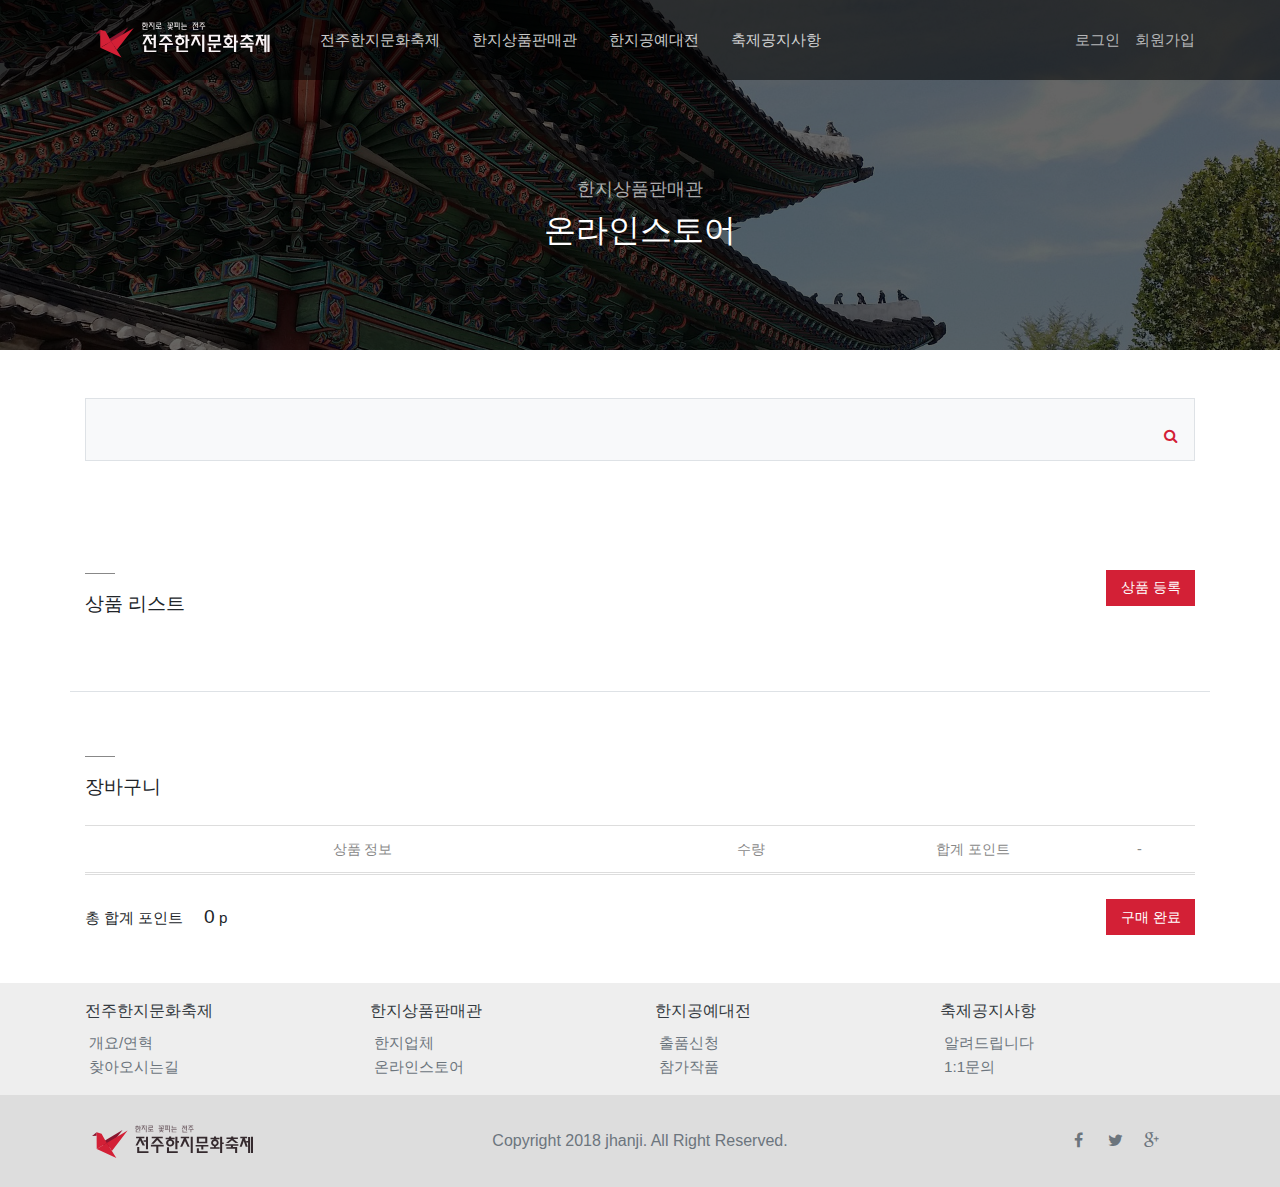
<file: store.html>
<!DOCTYPE html>
<html lang="ko">
<head>
    <meta charset="UTF-8">
    <meta name="viewport" content="width=device-width, initial-scale=1.0">
    <title>전주한지문화축제</title>
    <script src="/js/jquery-3.4.1.min.js"></script>
    <link rel="stylesheet" href="/css/bootstrap.css">
    <script src="/js/bootstrap.min.js"></script>
    <link rel="stylesheet" href="/css/font-awesome.min.css">
    <link rel="stylesheet" href="/css/style.css">
    <script src="/js/common.js"></script>
</head>
<body>
    <!-- 헤더 영역 -->
    <input type="checkbox" id="open-aside" hidden>
    <header>
        <div class="container h-100 d-between">
            <div class="d-flex align-items-center">
                <a href="#">
                    <img src="/images/Wlogo.svg" alt="전주한지문화축제" title="전지한지문화축제" height="65">
                </a>
                <div class="nav d-none d-lg-flex ml-4">
                    <div class="nav__item">
                        <a href="#">전주한지문화축제</a>
                        <div class="nav__list">
                            <a href="#">개요/연혁</a>
                            <a href="#">찾아오시는길</a>
                        </div>
                    </div>
                    <div class="nav__item">
                        <a href="#">한지상품판매관</a>
                        <div class="nav__list">
                            <a href="#">한지업체</a>
                            <a href="#">온라인스토어</a>
                        </div>
                    </div>
                    <div class="nav__item">
                        <a href="#">한지공예대전</a>
                        <div class="nav__list">
                            <a href="#">출품신청</a>
                            <a href="#">참가작품</a>
                        </div>
                    </div>
                    <div class="nav__item">
                        <a href="#">축제공지사항</a>
                        <div class="nav__list">
                            <a href="#">알려드립니다</a>
                            <a href="#">1:1문의</a>
                        </div>
                    </div>
                </div>
            </div>
            <div class="d-flex align-items-center">
                <div class="auth d-none d-lg-flex">
                    <a href="#">로그인</a>
                    <a href="#">회원가입</a>
                </div>
            </div>
            <label for="open-aside" class="icon text-gray fx-3 d-lg-none">
                <i class="fa fa-bars"></i>
            </label>
        </div>
    </header>
    <!-- /헤더 영역 -->
    <!-- 사이드 -->
    <aside class="d-lg-none">
        <label for="open-aside" class="aside__background"></label>
        <div class="aside__content">
            <div class="auth auth--aside">
                <a href="#">로그인</a>
                <a href="#">회원가입</a>
            </div>     
            <div class="nav nav--aside">
                <div class="nav__item">
                    <a href="#">전주한지문화축제</a>
                    <div class="nav__list">
                        <a href="#">개요/연혁</a>
                        <a href="#">찾아오시는길</a>
                    </div>
                </div>
                <div class="nav__item">
                    <a href="#">한지상품판매관</a>
                    <div class="nav__list">
                        <a href="#">한지업체</a>
                        <a href="#">온라인스토어</a>
                    </div>
                </div>
                <div class="nav__item">
                    <a href="#">한지공예대전</a>
                    <div class="nav__list">
                        <a href="#">출품신청</a>
                        <a href="#">참가작품</a>
                    </div>
                </div>
                <div class="nav__item">
                    <a href="#">축제공지사항</a>
                    <div class="nav__list">
                        <a href="#">알려드립니다</a>
                        <a href="#">1:1문의</a>
                    </div>
                </div>
            </div>
        </div>
    </aside>
    <!-- /사이드 -->

    <!-- 비주얼 -->
    <div class="visual visual--sub">
        <div class="background background--black">
            <img src="/images/visual/sub.jpg" alt="배경 이미지" title="배경 이미지">
        </div>
        <div class="visual__content container">
            <div class="text-center">
                <div class="fx-2 text-gray">한지상품판매관</div>
                <div class="fx-7 text-white mt-1">온라인스토어</div>
            </div>
        </div>
    </div>
    <!-- /비주얼 -->

    <!-- 검색 -->
    <div class="container py-5">
        <div class="p-3 border d-flex justify-content-center align-items-center bg-light">
            <div id="search-area" data-name="search_tags" class="w-100">
                
            </div>
            <button class="icon ml-3 text-red">
                <i class="fa fa-search"></i>
            </button>
        </div>
    </div>
    <!-- /검색 -->

    <!-- 상품 영역 -->
    <div class="container py-5">
        <div class="d-between">
            <div>
                <hr>
                <div class="title">상품 리스트</div>
            </div>
            <button class="btn-filled" data-target="#entry-modal" data-toggle="modal">상품 등록</button>
        </div>
        <div id="store" class="row mt-4">
            
        </div>
    </div>
    <!-- /상품 영역 -->

    <!-- 장바구니 영역 -->
    <div class="container py-5 border-top">
        <hr>
        <div class="title">장바구니</div>
        <div class="t-head mt-4">
            <div class="cell-50">상품 정보</div>
            <div class="cell-20">수량</div>
            <div class="cell-20">합계 포인트</div>
            <div class="cell-10">-</div>
        </div>
        <div id="cart">

        </div>
        
        <div class="mt-4 d-between">
            <div>
                <span class="fx-n1">총 합계 포인트</span>
                <span id="total-point" class="ml-3 fx-3">0</span>
                <span class="fx-n1">p</span>
            </div>
            <button id="btn-buy" class="btn-filled">구매 완료</button>
        </div>
    </div>
    <!-- /장바구니 영역 -->

    <form id="entry-modal" class="modal fade">
        <div class="modal-dialog">
            <div class="modal-content">
                <div class="modal-header">
                    <div class="fx-4">상품 등록</div>
                </div>
                <div class="modal-body">    
                    <div class="form-group">
                        <label>이미지</label>
                        <input type="hidden" name="image" id="base64">
                        <input type="file" id="upload" class="form-control" accept="image/*" required>
                    </div>
                    <div class="form-group">
                        <label>이름</label>
                        <input type="text" name="paper_name" class="form-control" required>
                    </div>
                    <div class="form-group">
                        <label>업체명</label>
                        <input type="text" name="company_name" class="form-control" required>
                    </div>
                    <div class="form-group">
                        <label>가로 사이즈</label>
                        <input type="number" name="width_size" class="form-control" min="100" max="1000" required>
                    </div>
                    <div class="form-group">
                        <label>세로 사이즈</label>
                        <input type="number" name="height_size" class="form-control" min="100" max="1000" required>
                    </div>
                    <div class="form-group">
                        <label>포인트</label>
                        <input type="number" name="point" class="form-control" min="10" max="1000" step="10" required>
                    </div>
                    <div class="form-group">
                        <label>해시태그</label>
                        <div id="entry-tags" data-name="hash_tags"></div>
                    </div>
                </div>    
                <div class="modal-footer">
                    <button class="btn-filled">추가 완료</button>
                </div> 
            </div>
        </div>
    </form>

    <script src="/js/store.js"></script>

    <!-- 푸터 -->
    <footer>
        <div class="footer__top">
            <div class="container">
                <div class="row">
                    <div class="col-lg-3 col-6 mb-4 mb-lg-0">
                        <a href="#" class="text-dark">전주한지문화축제</a>
                        <div class="ml-1 mt-2">
                            <a href="#" class="fx-n1 text-muted">개요/연혁</a>
                        </div>
                        <div class="ml-1">
                            <a href="#" class="fx-n1 text-muted">찾아오시는길</a>
                        </div>
                    </div>
                    <div class="col-lg-3 col-6 mb-4 mb-lg-0">
                        <a href="#" class="text-dark">한지상품판매관</a>
                        <div class="ml-1 mt-2">
                            <a href="#" class="fx-n1 text-muted">한지업체</a>
                        </div>
                        <div class="ml-1">
                            <a href="#" class="fx-n1 text-muted">온라인스토어</a>
                        </div>
                    </div>
                    <div class="col-lg-3 col-6 mb-4 mb-lg-0">
                        <a href="#" class="text-dark">한지공예대전</a>
                        <div class="ml-1 mt-2">
                            <a href="#" class="fx-n1 text-muted">출품신청</a>
                        </div>
                        <div class="ml-1">
                            <a href="#" class="fx-n1 text-muted">참가작품</a>
                        </div>
                    </div>
                    <div class="col-lg-3 col-6 mb-4 mb-lg-0">
                        <a href="#" class="text-dark">축제공지사항</a>
                        <div class="ml-1 mt-2">
                            <a href="#" class="fx-n1 text-muted">알려드립니다</a>
                        </div>
                        <div class="ml-1">
                            <a href="#" class="fx-n1 text-muted">1:1문의</a>
                        </div>
                    </div>
                </div>
            </div>
        </div>
        <div class="footer__bottom">
            <div class="container">
                <div class="row align-items-center">
                    <div class="col-lg-2">
                        <div class="text-center">
                            <img src="/images/logo.svg" alt="전주한지문화축제" title="전주한지문화축제" height="60">
                        </div>
                    </div>
                    <div class="col-lg-8 order-1 order-lg-0">
                        <div class="text-center text-muted">
                            Copyright 2018 jhanji. All Right Reserved.
                        </div>
                    </div>
                    <div class="col-lg-2 my-4 my-lg-0">
                        <div class="text-center">
                            <span class="icon text-muted"><i class="fa fa-facebook"></i></span>
                            <span class="icon text-muted"><i class="fa fa-twitter"></i></span>
                            <span class="icon text-muted"><i class="fa fa-google-plus"></i></span>
                        </div>
                    </div>
                </div>
            </div>     
        </div>
    </footer>
    <!-- /푸터 -->
</body>
</html>
</file>
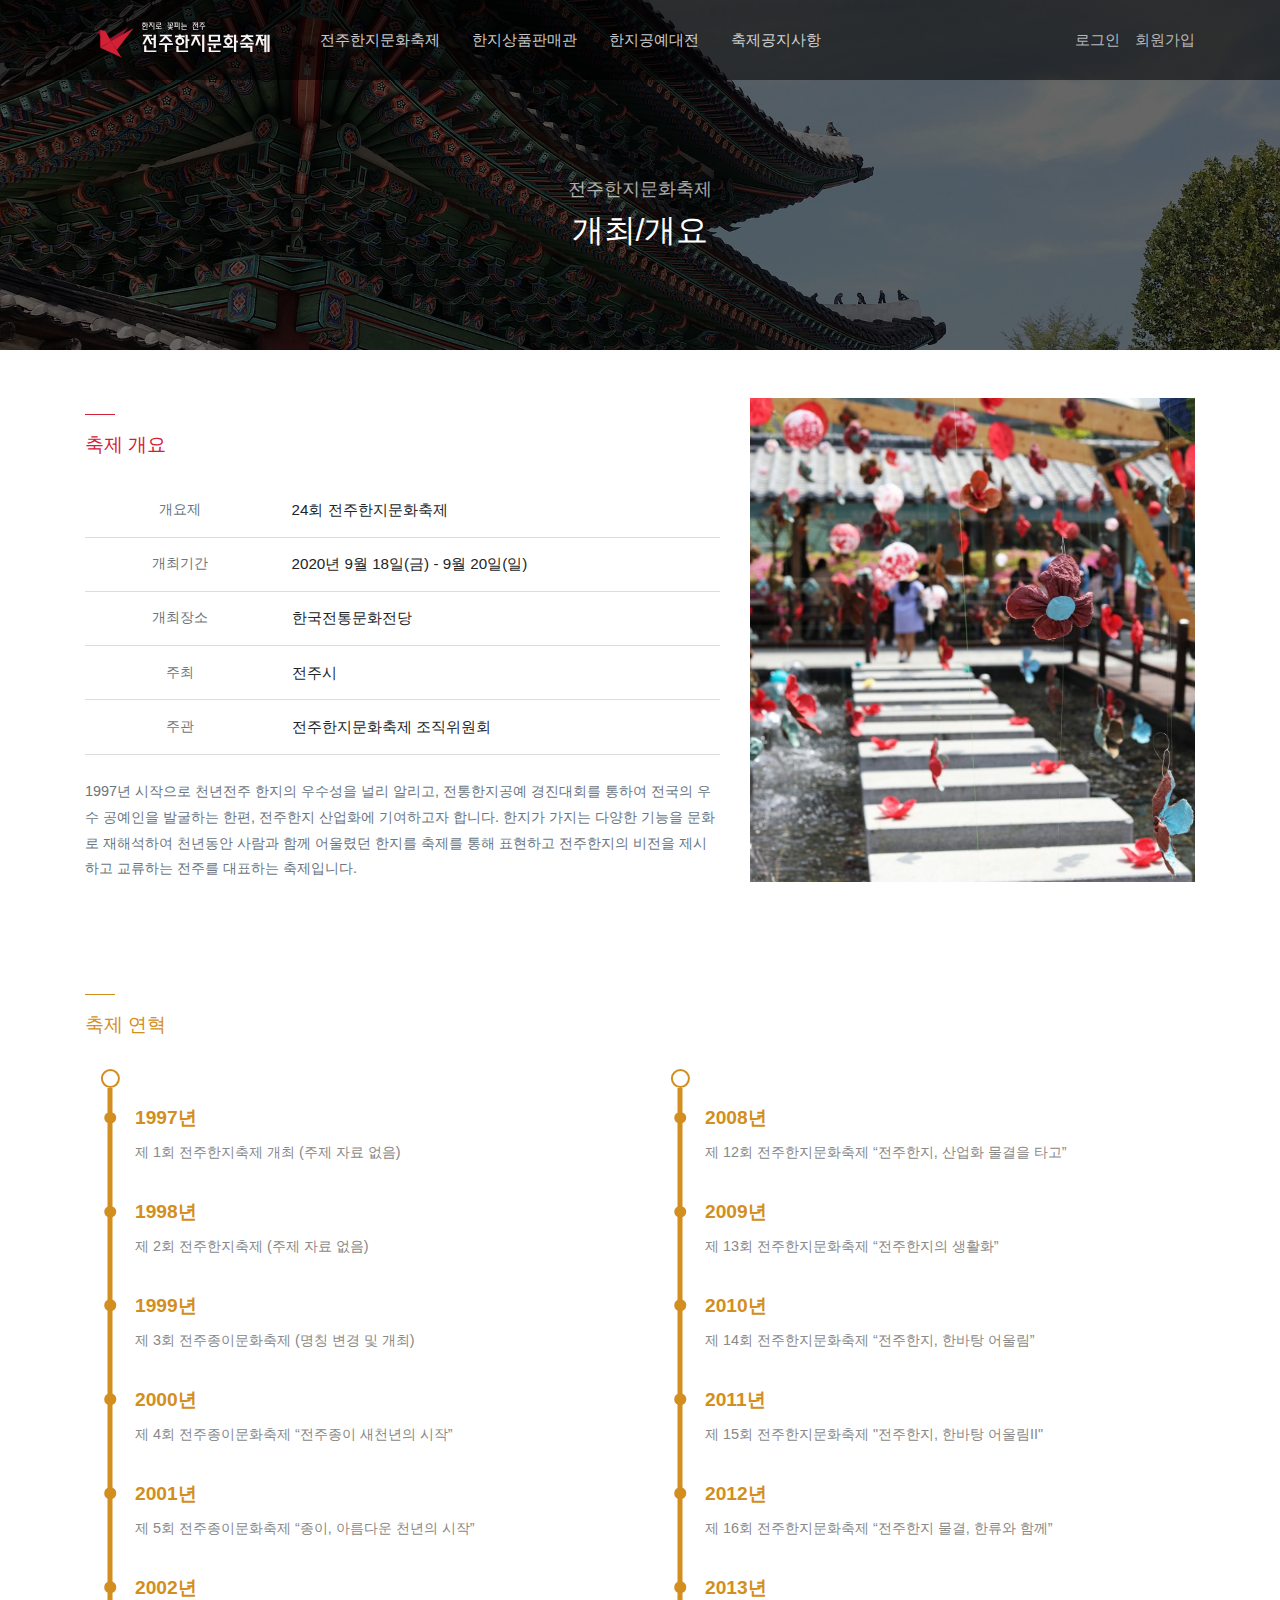
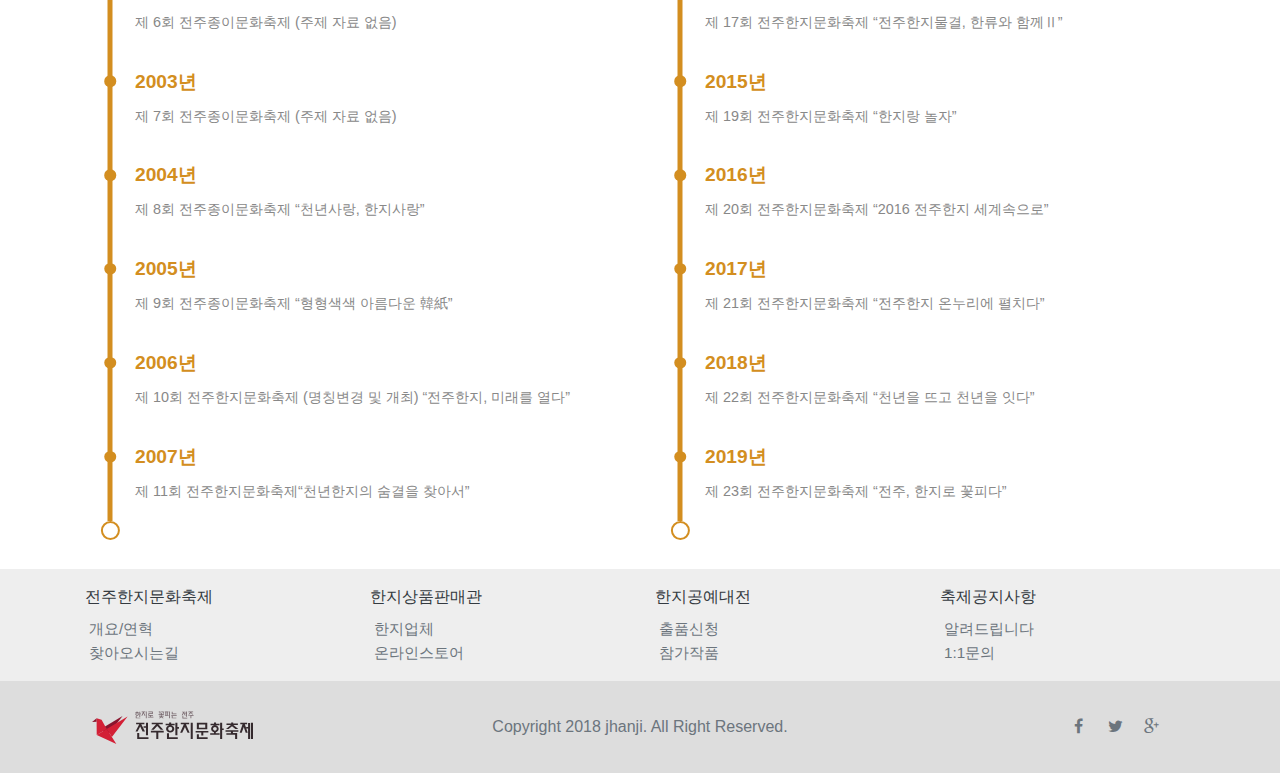
<file: sub1.html>
<!DOCTYPE html>
<html lang="ko">
<head>
    <meta charset="UTF-8">
    <meta name="viewport" content="width=device-width, initial-scale=1.0">
    <title>전주한지문화축제</title>
    <script src="/js/jquery-3.4.1.min.js"></script>
    <link rel="stylesheet" href="/css/bootstrap.css">
    <script src="/js/bootstrap.min.js"></script>
    <link rel="stylesheet" href="/css/font-awesome.min.css">
    <link rel="stylesheet" href="/css/style.css">
    <script src="/js/common.js"></script>
</head>
<body>
    <!-- 헤더 영역 -->
    <input type="checkbox" id="open-aside" hidden>
    <header>
        <div class="container h-100 d-between">
            <div class="d-flex align-items-center">
                <a href="#">
                    <img src="/images/Wlogo.svg" alt="전주한지문화축제" title="전지한지문화축제" height="65">
                </a>
                <div class="nav d-none d-lg-flex ml-4">
                    <div class="nav__item">
                        <a href="#">전주한지문화축제</a>
                        <div class="nav__list">
                            <a href="#">개요/연혁</a>
                            <a href="#">찾아오시는길</a>
                        </div>
                    </div>
                    <div class="nav__item">
                        <a href="#">한지상품판매관</a>
                        <div class="nav__list">
                            <a href="#">한지업체</a>
                            <a href="#">온라인스토어</a>
                        </div>
                    </div>
                    <div class="nav__item">
                        <a href="#">한지공예대전</a>
                        <div class="nav__list">
                            <a href="#">출품신청</a>
                            <a href="#">참가작품</a>
                        </div>
                    </div>
                    <div class="nav__item">
                        <a href="#">축제공지사항</a>
                        <div class="nav__list">
                            <a href="#">알려드립니다</a>
                            <a href="#">1:1문의</a>
                        </div>
                    </div>
                </div>
            </div>
            <div class="d-flex align-items-center">
                <div class="auth d-none d-lg-flex">
                    <a href="#">로그인</a>
                    <a href="#">회원가입</a>
                </div>
            </div>
            <label for="open-aside" class="icon text-gray fx-3 d-lg-none">
                <i class="fa fa-bars"></i>
            </label>
        </div>
    </header>
    <!-- /헤더 영역 -->
    <!-- 사이드 -->
    <aside class="d-lg-none">
        <label for="open-aside" class="aside__background"></label>
        <div class="aside__content">
            <div class="auth auth--aside">
                <a href="#">로그인</a>
                <a href="#">회원가입</a>
            </div>     
            <div class="nav nav--aside">
                <div class="nav__item">
                    <a href="#">전주한지문화축제</a>
                    <div class="nav__list">
                        <a href="#">개요/연혁</a>
                        <a href="#">찾아오시는길</a>
                    </div>
                </div>
                <div class="nav__item">
                    <a href="#">한지상품판매관</a>
                    <div class="nav__list">
                        <a href="#">한지업체</a>
                        <a href="#">온라인스토어</a>
                    </div>
                </div>
                <div class="nav__item">
                    <a href="#">한지공예대전</a>
                    <div class="nav__list">
                        <a href="#">출품신청</a>
                        <a href="#">참가작품</a>
                    </div>
                </div>
                <div class="nav__item">
                    <a href="#">축제공지사항</a>
                    <div class="nav__list">
                        <a href="#">알려드립니다</a>
                        <a href="#">1:1문의</a>
                    </div>
                </div>
            </div>
        </div>
    </aside>
    <!-- /사이드 -->

    <!-- 비주얼 -->
    <div class="visual visual--sub">
        <div class="background background--black">
            <img src="/images/visual/sub.jpg" alt="배경 이미지" title="배경 이미지">
        </div>
        <div class="visual__content container">
            <div class="text-center">
                <div class="fx-2 text-gray">전주한지문화축제</div>
                <div class="fx-7 text-white mt-1">개최/개요</div>
            </div>
        </div>
    </div>
    <!-- /비주얼 -->

    <!-- 개요 -->
    <div class="container py-5">
        <div class="row">
            <div class="col-lg-7">  
                <hr class="bg-red">
                <div class="title text-red">축제 개요</div>
                <div class="mt-4">
                    <div class="t-row">
                        <div class="cell-30 fx-n2 text-muted">개요제</div>
                        <div class="cell-70 text-left px-3">24회 전주한지문화축제</div>
                    </div>
                    <div class="t-row">
                        <div class="cell-30 fx-n2 text-muted">개최기간</div>
                        <div class="cell-70 text-left px-3">2020년 9월 18일(금) - 9월 20일(일)</div>
                    </div>
                    <div class="t-row">
                        <div class="cell-30 fx-n2 text-muted">개최장소</div>
                        <div class="cell-70 text-left px-3">한국전통문화전당</div>
                    </div>
                    <div class="t-row">
                        <div class="cell-30 fx-n2 text-muted">주최</div>
                        <div class="cell-70 text-left px-3">전주시</div>
                    </div>
                    <div class="t-row">
                        <div class="cell-30 fx-n2 text-muted">주관</div>
                        <div class="cell-70 text-left px-3">전주한지문화축제 조직위원회</div>
                    </div>
                </div>
                <div class="mt-4">
                    <p class="text-muted fx-n2">1997년 시작으로 천년전주 한지의 우수성을 널리 알리고, 전통한지공예 경진대회를 통하여 전국의 우수 공예인을 발굴하는 한편, 전주한지 산업화에 기여하고자 합니다.
                        한지가 가지는 다양한 기능을 문화로 재해석하여 천년동안 사람과 함께 어울렸던 한지를 축제를 통해 표현하고 전주한지의 비전을 제시하고 교류하는 전주를 대표하는 축제입니다.</p>
                </div>
            </div>
            <div class="col-lg-5 mt-5 mt-lg-0">
                <img src="/images/1.jpg" alt="축제 개요" title="축제 개요" class="fit-cover">
            </div>
        </div>
    </div>
    <!-- /개요 -->

    <!-- 연혁 -->
    <div class="container py-5">
        <hr class="bg-yellow">
        <div class="title text-yellow">축제 연혁</div>
        <div class="row mt-5">
            <div class="col-lg-6 d-none d-lg-block">
                <div class="history">
                    <div class="history__line"></div>
                    <div class="history__item">
                        <strong>1997년</strong>
                        <p>제 1회 전주한지축제 개최 (주제 자료 없음)</p>
                    </div>
                    <div class="history__item">
                        <strong>1998년</strong>
                        <p>제 2회 전주한지축제 (주제 자료 없음)</p>
                    </div>
                    <div class="history__item">
                        <strong>1999년</strong>
                        <p>제 3회 전주종이문화축제 (명칭 변경 및 개최)</p>
                    </div>
                    <div class="history__item">
                        <strong>2000년</strong>
                        <p>제 4회 전주종이문화축제 “전주종이 새천년의 시작”</p>
                    </div>
                    <div class="history__item">
                        <strong>2001년</strong>
                        <p>제 5회 전주종이문화축제 “종이, 아름다운 천년의 시작”</p>
                    </div>
                    <div class="history__item">
                        <strong>2002년</strong>
                        <p>제 6회 전주종이문화축제 (주제 자료 없음)</p>
                    </div>
                    <div class="history__item">
                        <strong>2003년</strong>
                        <p>제 7회 전주종이문화축제 (주제 자료 없음)</p>
                    </div>
                    <div class="history__item">
                        <strong>2004년</strong>
                        <p>제 8회 전주종이문화축제 “천년사랑, 한지사랑”</p>
                    </div>
                    <div class="history__item">
                        <strong>2005년</strong>
                        <p>제 9회 전주종이문화축제 “형형색색 아름다운 韓紙”</p>
                    </div>
                    <div class="history__item">
                        <strong>2006년</strong>
                        <p>제 10회 전주한지문화축제 (명칭변경 및 개최) “전주한지, 미래를 열다”</p>
                    </div>
                    <div class="history__item">
                        <strong>2007년</strong>
                        <p>제 11회 전주한지문화축제“천년한지의 숨결을 찾아서”</p>
                    </div>
                </div>
            </div>
            <div class="col-lg-6 d-none d-lg-block">
                <div class="history">
                    <div class="history__line"></div>
                    <div class="history__item">
                        <strong>2008년</strong>
                        <p>제 12회 전주한지문화축제 “전주한지, 산업화 물결을 타고”</p>
                    </div>
                    <div class="history__item">
                        <strong>2009년</strong>
                        <p>제 13회 전주한지문화축제 “전주한지의 생활화”</p>
                    </div>
                    <div class="history__item">
                        <strong>2010년</strong>
                        <p>제 14회 전주한지문화축제 “전주한지, 한바탕 어울림”</p>
                    </div>
                    <div class="history__item">
                        <strong>2011년</strong>
                        <p>제 15회 전주한지문화축제 "전주한지, 한바탕 어울림II"</p>
                    </div>
                    <div class="history__item">
                        <strong>2012년</strong>
                        <p>제 16회 전주한지문화축제 “전주한지 물결, 한류와 함께”</p>
                    </div>
                    <div class="history__item">
                        <strong>2013년</strong>
                        <p>제 17회 전주한지문화축제 “전주한지물결, 한류와 함께Ⅱ”</p>
                    </div>
                    <div class="history__item">
                        <strong>2015년</strong>
                        <p>제 19회 전주한지문화축제 “한지랑 놀자”</p>
                    </div>
                    <div class="history__item">
                        <strong>2016년</strong>
                        <p>제 20회 전주한지문화축제 “2016 전주한지 세계속으로”</p>
                    </div>
                    <div class="history__item">
                        <strong>2017년</strong>
                        <p>제 21회 전주한지문화축제 “전주한지 온누리에 펼치다”</p>
                    </div>
                    <div class="history__item">
                        <strong>2018년</strong>
                        <p>제 22회 전주한지문화축제 “천년을 뜨고 천년을 잇다”</p>
                    </div>
                    <div class="history__item">
                        <strong>2019년</strong>
                        <p>제 23회 전주한지문화축제 “전주, 한지로 꽃피다”</p>
                    </div>
                </div>
            </div>
            <div class="col-lg-12 d-lg-none">
                <div class="history">
                    <div class="history__line"></div>
                    <div class="history__item">
                        <strong>1997년</strong>
                        <p>제 1회 전주한지축제 개최 (주제 자료 없음)</p>
                    </div>
                    <div class="history__item">
                        <strong>1998년</strong>
                        <p>제 2회 전주한지축제 (주제 자료 없음)</p>
                    </div>
                    <div class="history__item">
                        <strong>1999년</strong>
                        <p>제 3회 전주종이문화축제 (명칭 변경 및 개최)</p>
                    </div>
                    <div class="history__item">
                        <strong>2000년</strong>
                        <p>제 4회 전주종이문화축제 “전주종이 새천년의 시작”</p>
                    </div>
                    <div class="history__item">
                        <strong>2001년</strong>
                        <p>제 5회 전주종이문화축제 “종이, 아름다운 천년의 시작”</p>
                    </div>
                    <div class="history__item">
                        <strong>2002년</strong>
                        <p>제 6회 전주종이문화축제 (주제 자료 없음)</p>
                    </div>
                    <div class="history__item">
                        <strong>2003년</strong>
                        <p>제 7회 전주종이문화축제 (주제 자료 없음)</p>
                    </div>
                    <div class="history__item">
                        <strong>2004년</strong>
                        <p>제 8회 전주종이문화축제 “천년사랑, 한지사랑”</p>
                    </div>
                    <div class="history__item">
                        <strong>2005년</strong>
                        <p>제 9회 전주종이문화축제 “형형색색 아름다운 韓紙”</p>
                    </div>
                    <div class="history__item">
                        <strong>2006년</strong>
                        <p>제 10회 전주한지문화축제 (명칭변경 및 개최) “전주한지, 미래를 열다”</p>
                    </div>
                    <div class="history__item">
                        <strong>2007년</strong>
                        <p>제 11회 전주한지문화축제“천년한지의 숨결을 찾아서”</p>
                    </div>
                    <div class="history__item">
                        <strong>2008년</strong>
                        <p>제 12회 전주한지문화축제 “전주한지, 산업화 물결을 타고”</p>
                    </div>
                    <div class="history__item">
                        <strong>2009년</strong>
                        <p>제 13회 전주한지문화축제 “전주한지의 생활화”</p>
                    </div>
                    <div class="history__item">
                        <strong>2010년</strong>
                        <p>제 14회 전주한지문화축제 “전주한지, 한바탕 어울림”</p>
                    </div>
                    <div class="history__item">
                        <strong>2011년</strong>
                        <p>제 15회 전주한지문화축제 "전주한지, 한바탕 어울림II"</p>
                    </div>
                    <div class="history__item">
                        <strong>2012년</strong>
                        <p>제 16회 전주한지문화축제 “전주한지 물결, 한류와 함께”</p>
                    </div>
                    <div class="history__item">
                        <strong>2013년</strong>
                        <p>제 17회 전주한지문화축제 “전주한지물결, 한류와 함께Ⅱ”</p>
                    </div>
                    <div class="history__item">
                        <strong>2015년</strong>
                        <p>제 19회 전주한지문화축제 “한지랑 놀자”</p>
                    </div>
                    <div class="history__item">
                        <strong>2016년</strong>
                        <p>제 20회 전주한지문화축제 “2016 전주한지 세계속으로”</p>
                    </div>
                    <div class="history__item">
                        <strong>2017년</strong>
                        <p>제 21회 전주한지문화축제 “전주한지 온누리에 펼치다”</p>
                    </div>
                    <div class="history__item">
                        <strong>2018년</strong>
                        <p>제 22회 전주한지문화축제 “천년을 뜨고 천년을 잇다”</p>
                    </div>
                    <div class="history__item">
                        <strong>2019년</strong>
                        <p>제 23회 전주한지문화축제 “전주, 한지로 꽃피다”</p>
                    </div>
                </div>
            </div>
        </div>
    </div>
    <!-- /연혁 -->

    <!-- 푸터 -->
    <footer>
        <div class="footer__top">
            <div class="container">
                <div class="row">
                    <div class="col-lg-3 col-6 mb-4 mb-lg-0">
                        <a href="#" class="text-dark">전주한지문화축제</a>
                        <div class="ml-1 mt-2">
                            <a href="#" class="fx-n1 text-muted">개요/연혁</a>
                        </div>
                        <div class="ml-1">
                            <a href="#" class="fx-n1 text-muted">찾아오시는길</a>
                        </div>
                    </div>
                    <div class="col-lg-3 col-6 mb-4 mb-lg-0">
                        <a href="#" class="text-dark">한지상품판매관</a>
                        <div class="ml-1 mt-2">
                            <a href="#" class="fx-n1 text-muted">한지업체</a>
                        </div>
                        <div class="ml-1">
                            <a href="#" class="fx-n1 text-muted">온라인스토어</a>
                        </div>
                    </div>
                    <div class="col-lg-3 col-6 mb-4 mb-lg-0">
                        <a href="#" class="text-dark">한지공예대전</a>
                        <div class="ml-1 mt-2">
                            <a href="#" class="fx-n1 text-muted">출품신청</a>
                        </div>
                        <div class="ml-1">
                            <a href="#" class="fx-n1 text-muted">참가작품</a>
                        </div>
                    </div>
                    <div class="col-lg-3 col-6 mb-4 mb-lg-0">
                        <a href="#" class="text-dark">축제공지사항</a>
                        <div class="ml-1 mt-2">
                            <a href="#" class="fx-n1 text-muted">알려드립니다</a>
                        </div>
                        <div class="ml-1">
                            <a href="#" class="fx-n1 text-muted">1:1문의</a>
                        </div>
                    </div>
                </div>
            </div>
        </div>
        <div class="footer__bottom">
            <div class="container">
                <div class="row align-items-center">
                    <div class="col-lg-2">
                        <div class="text-center">
                            <img src="/images/logo.svg" alt="전주한지문화축제" title="전주한지문화축제" height="60">
                        </div>
                    </div>
                    <div class="col-lg-8 order-1 order-lg-0">
                        <div class="text-center text-muted">
                            Copyright 2018 jhanji. All Right Reserved.
                        </div>
                    </div>
                    <div class="col-lg-2 my-4 my-lg-0">
                        <div class="text-center">
                            <span class="icon text-muted"><i class="fa fa-facebook"></i></span>
                            <span class="icon text-muted"><i class="fa fa-twitter"></i></span>
                            <span class="icon text-muted"><i class="fa fa-google-plus"></i></span>
                        </div>
                    </div>
                </div>
            </div>     
        </div>
    </footer>
    <!-- /푸터 -->
</body>
</html>
</file>
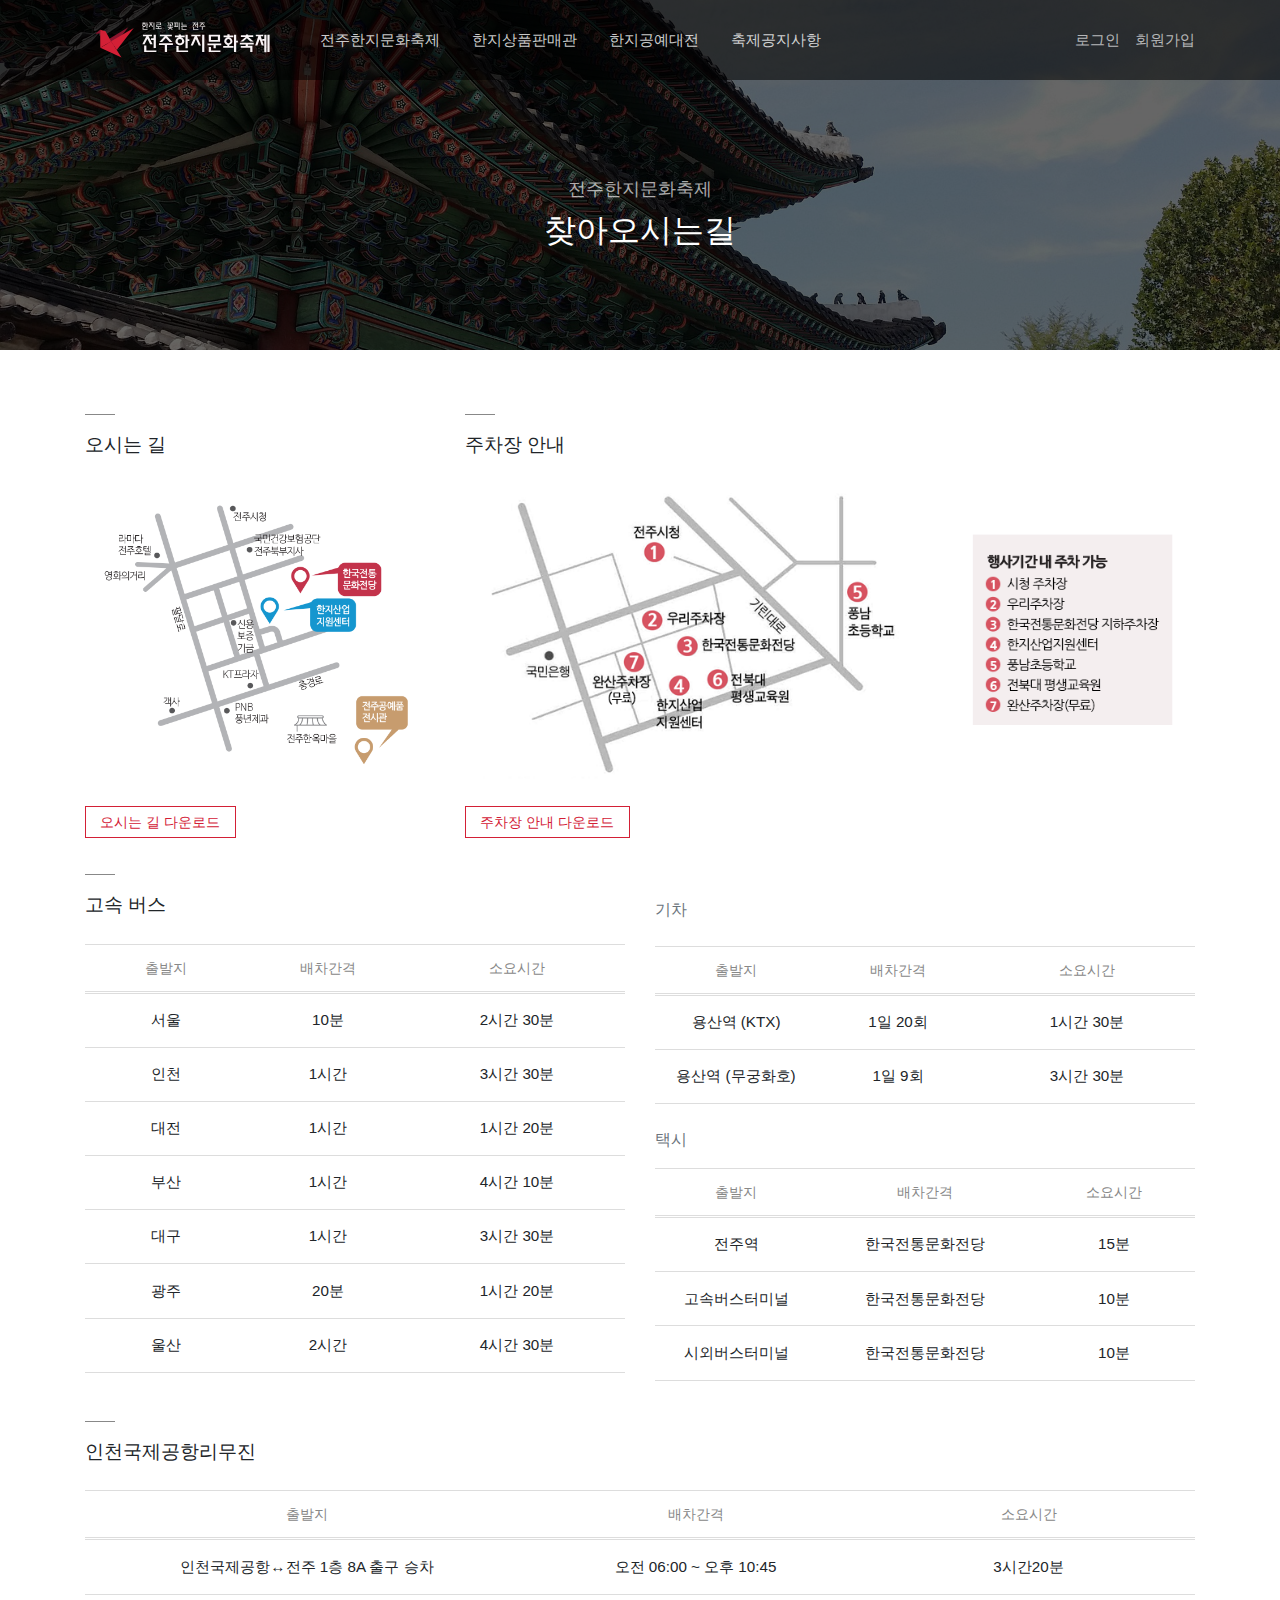
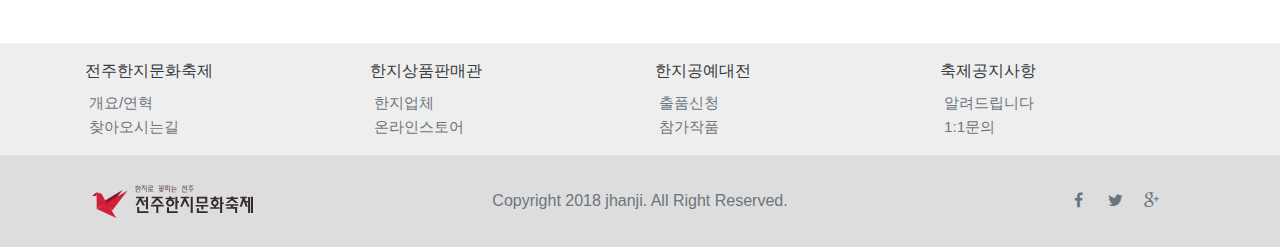
<file: sub2.html>
<!DOCTYPE html>
<html lang="ko">
<head>
    <meta charset="UTF-8">
    <meta name="viewport" content="width=device-width, initial-scale=1.0">
    <title>전주한지문화축제</title>
    <script src="/js/jquery-3.4.1.min.js"></script>
    <link rel="stylesheet" href="/css/bootstrap.css">
    <script src="/js/bootstrap.min.js"></script>
    <link rel="stylesheet" href="/css/font-awesome.min.css">
    <link rel="stylesheet" href="/css/style.css">
    <script src="/js/common.js"></script>
</head>
<body>
    <!-- 헤더 영역 -->
    <input type="checkbox" id="open-aside" hidden>
    <header>
        <div class="container h-100 d-between">
            <div class="d-flex align-items-center">
                <a href="#">
                    <img src="/images/Wlogo.svg" alt="전주한지문화축제" title="전지한지문화축제" height="65">
                </a>
                <div class="nav d-none d-lg-flex ml-4">
                    <div class="nav__item">
                        <a href="#">전주한지문화축제</a>
                        <div class="nav__list">
                            <a href="#">개요/연혁</a>
                            <a href="#">찾아오시는길</a>
                        </div>
                    </div>
                    <div class="nav__item">
                        <a href="#">한지상품판매관</a>
                        <div class="nav__list">
                            <a href="#">한지업체</a>
                            <a href="#">온라인스토어</a>
                        </div>
                    </div>
                    <div class="nav__item">
                        <a href="#">한지공예대전</a>
                        <div class="nav__list">
                            <a href="#">출품신청</a>
                            <a href="#">참가작품</a>
                        </div>
                    </div>
                    <div class="nav__item">
                        <a href="#">축제공지사항</a>
                        <div class="nav__list">
                            <a href="#">알려드립니다</a>
                            <a href="#">1:1문의</a>
                        </div>
                    </div>
                </div>
            </div>
            <div class="d-flex align-items-center">
                <div class="auth d-none d-lg-flex">
                    <a href="#">로그인</a>
                    <a href="#">회원가입</a>
                </div>
            </div>
            <label for="open-aside" class="icon text-gray fx-3 d-lg-none">
                <i class="fa fa-bars"></i>
            </label>
        </div>
    </header>
    <!-- /헤더 영역 -->
    <!-- 사이드 -->
    <aside class="d-lg-none">
        <label for="open-aside" class="aside__background"></label>
        <div class="aside__content">
            <div class="auth auth--aside">
                <a href="#">로그인</a>
                <a href="#">회원가입</a>
            </div>     
            <div class="nav nav--aside">
                <div class="nav__item">
                    <a href="#">전주한지문화축제</a>
                    <div class="nav__list">
                        <a href="#">개요/연혁</a>
                        <a href="#">찾아오시는길</a>
                    </div>
                </div>
                <div class="nav__item">
                    <a href="#">한지상품판매관</a>
                    <div class="nav__list">
                        <a href="#">한지업체</a>
                        <a href="#">온라인스토어</a>
                    </div>
                </div>
                <div class="nav__item">
                    <a href="#">한지공예대전</a>
                    <div class="nav__list">
                        <a href="#">출품신청</a>
                        <a href="#">참가작품</a>
                    </div>
                </div>
                <div class="nav__item">
                    <a href="#">축제공지사항</a>
                    <div class="nav__list">
                        <a href="#">알려드립니다</a>
                        <a href="#">1:1문의</a>
                    </div>
                </div>
            </div>
        </div>
    </aside>
    <!-- /사이드 -->

    <!-- 비주얼 -->
    <div class="visual visual--sub">
        <div class="background background--black">
            <img src="/images/visual/sub.jpg" alt="배경 이미지" title="배경 이미지">
        </div>
        <div class="visual__content container">
            <div class="text-center">
                <div class="fx-2 text-gray">전주한지문화축제</div>
                <div class="fx-7 text-white mt-1">찾아오시는길</div>
            </div>
        </div>
    </div>
    <!-- /비주얼 -->

    <div class="container py-5">
        <div class="row">
            <div class="col-lg-4 mb-4">
                <hr>
                <div class="title">오시는 길</div>
                <img src="/images/roadmap/1.png" alt="오시는 길" title="오시는 길" class="hx-350 fit-contain">
                <a download="오시는길.jpg" href="[data-uri]" class="btn-bordered">오시는 길 다운로드</a>
            </div>
            <div class="col-lg-8 mb-4">
                <hr>
                <div class="title">주차장 안내</div>
                <img src="/images/roadmap/2.png" alt="주차장 안내" title="주차장 안내" class="hx-350 fit-contain">
                <a download="주차장 안내.jpg" href="[data-uri]" class="btn-bordered">주차장 안내 다운로드</a>
            </div>
            <div class="col-lg-6 mb-4">
                <hr>
                <div class="title">고속 버스</div>
                <div class="t-head mt-4">
                    <div class="cell-30">출발지</div>
                    <div class="cell-30">배차간격</div>
                    <div class="cell-40">소요시간</div>
                </div>
                <div class="t-row">
                    <div class="cell-30">서울</div>
                    <div class="cell-30">10분</div>
                    <div class="cell-40">2시간 30분</div>
                </div>
                <div class="t-row">
                    <div class="cell-30">인천</div>
                    <div class="cell-30">1시간</div>
                    <div class="cell-40">3시간 30분</div>
                </div>
                <div class="t-row">
                    <div class="cell-30">대전</div>
                    <div class="cell-30">1시간</div>
                    <div class="cell-40">1시간 20분</div>
                </div>
                <div class="t-row">
                    <div class="cell-30">부산</div>
                    <div class="cell-30">1시간</div>
                    <div class="cell-40">4시간 10분</div>
                </div>
                <div class="t-row">
                    <div class="cell-30">대구</div>
                    <div class="cell-30">1시간</div>
                    <div class="cell-40">3시간 30분</div>
                </div>
                <div class="t-row">
                    <div class="cell-30">광주</div>
                    <div class="cell-30">20분</div>
                    <div class="cell-40">1시간 20분</div>
                </div>
                <div class="t-row">
                    <div class="cell-30">울산</div>
                    <div class="cell-30">2시간</div>
                    <div class="cell-40">4시간 30분</div>
                </div>
            </div>
            <div class="col-lg-6 mb-4">
                <div class="mb-4 mt-4 pt-3">
                    <div class="text-muted">기차</div>
                    <div class="t-head mt-4">
                        <div class="cell-30">출발지</div>
                        <div class="cell-30">배차간격</div>
                        <div class="cell-40">소요시간</div>
                    </div>
                    <div class="t-row">
                        <div class="cell-30">용산역 (KTX)</div>
                        <div class="cell-30">1일 20회</div>
                        <div class="cell-40">1시간 30분</div>
                    </div>
                    <div class="t-row">
                        <div class="cell-30">용산역 (무궁화호)</div>
                        <div class="cell-30">1일 9회</div>
                        <div class="cell-40">3시간 30분</div>
                    </div>
                </div>
                <div>
                    <div class="text-muted">택시</div>
                    <div class="t-head mt-3">
                        <div class="cell-30">출발지</div>
                        <div class="cell-40">배차간격</div>
                        <div class="cell-30">소요시간</div>
                    </div>
                    <div class="t-row">
                        <div class="cell-30">전주역</div>
                        <div class="cell-40">한국전통문화전당</div>
                        <div class="cell-30">15분</div>
                    </div>
                    <div class="t-row">
                        <div class="cell-30">고속버스터미널</div>
                        <div class="cell-40">한국전통문화전당</div>
                        <div class="cell-30">10분</div>
                    </div>
                    <div class="t-row">
                        <div class="cell-30">시외버스터미널</div>
                        <div class="cell-40">한국전통문화전당</div>
                        <div class="cell-30">10분</div>
                    </div>
                </div>
            </div>
            <div class="col-lg-12">
                <hr>
                <div class="title">인천국제공항리무진</div>
                <div class="t-head mt-4">
                    <div class="cell-40">출발지</div>
                    <div class="cell-30">배차간격</div>
                    <div class="cell-30">소요시간</div>
                </div>
                <div class="t-row">
                    <div class="cell-40">인천국제공항↔전주 1층 8A 출구 승차</div>
                    <div class="cell-30">오전 06:00 ~ 오후 10:45</div>
                    <div class="cell-30">3시간20분</div>
                </div>
            </div>
        </div>
    </div>

    <!-- 푸터 -->
    <footer>
        <div class="footer__top">
            <div class="container">
                <div class="row">
                    <div class="col-lg-3 col-6 mb-4 mb-lg-0">
                        <a href="#" class="text-dark">전주한지문화축제</a>
                        <div class="ml-1 mt-2">
                            <a href="#" class="fx-n1 text-muted">개요/연혁</a>
                        </div>
                        <div class="ml-1">
                            <a href="#" class="fx-n1 text-muted">찾아오시는길</a>
                        </div>
                    </div>
                    <div class="col-lg-3 col-6 mb-4 mb-lg-0">
                        <a href="#" class="text-dark">한지상품판매관</a>
                        <div class="ml-1 mt-2">
                            <a href="#" class="fx-n1 text-muted">한지업체</a>
                        </div>
                        <div class="ml-1">
                            <a href="#" class="fx-n1 text-muted">온라인스토어</a>
                        </div>
                    </div>
                    <div class="col-lg-3 col-6 mb-4 mb-lg-0">
                        <a href="#" class="text-dark">한지공예대전</a>
                        <div class="ml-1 mt-2">
                            <a href="#" class="fx-n1 text-muted">출품신청</a>
                        </div>
                        <div class="ml-1">
                            <a href="#" class="fx-n1 text-muted">참가작품</a>
                        </div>
                    </div>
                    <div class="col-lg-3 col-6 mb-4 mb-lg-0">
                        <a href="#" class="text-dark">축제공지사항</a>
                        <div class="ml-1 mt-2">
                            <a href="#" class="fx-n1 text-muted">알려드립니다</a>
                        </div>
                        <div class="ml-1">
                            <a href="#" class="fx-n1 text-muted">1:1문의</a>
                        </div>
                    </div>
                </div>
            </div>
        </div>
        <div class="footer__bottom">
            <div class="container">
                <div class="row align-items-center">
                    <div class="col-lg-2">
                        <div class="text-center">
                            <img src="/images/logo.svg" alt="전주한지문화축제" title="전주한지문화축제" height="60">
                        </div>
                    </div>
                    <div class="col-lg-8 order-1 order-lg-0">
                        <div class="text-center text-muted">
                            Copyright 2018 jhanji. All Right Reserved.
                        </div>
                    </div>
                    <div class="col-lg-2 my-4 my-lg-0">
                        <div class="text-center">
                            <span class="icon text-muted"><i class="fa fa-facebook"></i></span>
                            <span class="icon text-muted"><i class="fa fa-twitter"></i></span>
                            <span class="icon text-muted"><i class="fa fa-google-plus"></i></span>
                        </div>
                    </div>
                </div>
            </div>     
        </div>
    </footer>
    <!-- /푸터 -->
</body>
</html>
</file>
<file: css/style.css>
@charset "UTF-8";

* {
    margin: 0;
    padding: 0;
    box-sizing: border-box;
}
*, *:focus { outline: none!important; }
p { margin-bottom: 0; line-height: 1.8em; }
a, a:hover { text-decoration: none; }
a, button, label { cursor: pointer; user-select: none; }
body { position: relative; min-height: 100vh; }
hr {
    width: 30px;
    height: 1px;
    background-color: #888;
    border: none;
}

.d-between { display: flex; align-items: center; justify-content: space-between; }
.d-center { display: flex; align-items: center; justify-content: center; }
.text-ellipsis { white-space: nowrap; overflow: hidden; text-overflow: ellipsis; }
.fit-cover{ object-fit: cover; width: 100%; height: 100%; }
.fit-contain { object-fit: contain; width: 100%; height: 100%; }
.pre-line { white-space: pre-line; }
.auto-line { white-space: pre-line; }
.summary {
    overflow: hidden;
    text-overflow: ellipsis;
    line-height: 1.8em;
    height: calc(1.8em * 3);
    display: -webkit-box;
    -webkit-box-orient: vertical;
    -webkit-line-clamp: 3;
}

@media(max-width: 576px) { .auto-line { white-space: normal; } }


.hx-50 { height: 50px; }
.hx-100 { height: 100px; }
.hx-150 { height: 150px; }
.hx-200 { height: 200px; }
.hx-250 { height: 250px; }
.hx-300 { height: 300px; }
.hx-350 { height: 350px; }
.hx-400 { height: 400px; }



.fx-n3 { font-size: 0.85em; }
.fx-n2 { font-size: 0.9em; }
.fx-n1 { font-size: 0.95em; }

.fx-1 { font-size: 1em; }
.fx-2 { font-size: 1.1em; }
.fx-3 { font-size: 1.2em; }
.fx-4 { font-size: 1.4em; }
.fx-5 { font-size: 1.6em; }
.fx-6 { font-size: 1.8em; }
.fx-7 { font-size: 2em; }
.fx-8 { font-size: 4em; }


.text-red { color: #d32036!important; }
.text-yellow { color: #d38e20!important; }
.text-gray { color: #fffa!important; }

.bg-red { background-color: #d32036!important; }
.bg-yellow { background-color: #d38e20!important; }
.bg-gray { background-color: #f7f7f7!important; }


.title { font-size: 1.2em; font-weight: 100; }
.icon {
    display: inline-block;
    width: 2em;
    height: 2em;
    line-height: 2em;
    text-align: center;
}


.hoverable  { transition: 0.4s; cursor: pointer; }
.hoverable:hover { transition: 0.3s; }

.hoverable--picked:hover { transform: translate(-0.5em, -0.5em) }


.t-head, .t-row { display: flex; align-items: center; text-align: center; }
.t-head { height: 50px; line-height: 50px; font-size: 0.9em; color: #888; border-bottom: 3px double #ddd; border-top: 1px solid #ddd; }
.t-row { min-height: 50px; font-size: 0.95em; border-bottom: 1px solid #ddd; padding: 1em 0; }

.cell-10 { max-width: 10%; flex: 0 0 10%; }
.cell-20 { max-width: 20%; flex: 0 0 20%; }
.cell-30 { max-width: 30%; flex: 0 0 30%; }
.cell-40 { max-width: 40%; flex: 0 0 40%; }
.cell-50 { max-width: 50%; flex: 0 0 50%; }
.cell-60 { max-width: 60%; flex: 0 0 60%; }
.cell-70 { max-width: 70%; flex: 0 0 70%; }
.cell-80 { max-width: 80%; flex: 0 0 80%; }


.background {
    position: absolute;
    width: 100%; height: 100%;
    left: 0; top: 0;
    z-index: -1;
}
.background::after {
    content: ''; 
    position: absolute;
    width: 100%; height: 100%;
    left: 0; top: 0;
    opacity: 0.9; 
}
.background--red::after { background-color: #3d1c20; }
.background--black::after { background-color: #000a; }
.background > img {
    position: relative;
    width: 100%; height: 100%;
    object-fit: cover;
}


button {
    padding: 0.5em 1em;
    font-size: 0.9em;
    background-color: transparent;
    border: none;
}
a[class^="btn"] {
    padding: 0.5em 1em;
    font-size: 0.9em;
}

.btn-filled {
    background-color: #d32036;
    color: #fff;
    transition: 0.35s;
}
.btn-filled:hover { background-color: #aaa; color: #fff; }

.btn-bordered {
    border: 1px solid #d32036;
    color: #d32036;
    transition: 0.35s;
}
.btn-bordered:hover { border-color: #aaa; color: #aaa; }



header {
    position: absolute;
    left: 0; top: 0;
    width: 100%; height: 80px;
    background-color: #0008;
    z-index: 1030;
}

.nav { height: 100%; }
.nav__item {
    height: 80px;
    line-height: 80px;   
    position: relative;
    padding: 0 1em;
}
.nav__item > a {
    color: #fffc;
    font-size: 0.95em;
}
.nav__item > a:hover { color: #d32036; }

.nav__list {
    position: absolute;
    left: 50%; top: 100%;
    transform: translateX(-50%);
    padding-top: 1em;
    width: 100%;
    opacity: 0;
    margin-top: -2em;
    pointer-events: none;
    transition: 0.35s;
}
.nav__item:hover > .nav__list {
    margin-top: 0;
    opacity: 1;
    pointer-events: all;
}
.nav__list > a {
    display: block;
    width: 100%;
    height: 50px;
    font-size: 0.9em;
    color: #fffc;
    background-color: #000a;
    line-height: 50px;
    padding-left: 1em;
}
.nav__list > a:first-child {
    border-top: 3px solid #d32036;
}

.auth > a {
    font-size: 0.95em;
    color: #fffa;
    margin-left: 1em;
}



aside {
    position: fixed;
    left: 0; top: 0;
    width: 100%; height: 100%;
    pointer-events: none;
    z-index: 1500;
}
#open-aside:checked ~ aside { pointer-events: all; }

.aside__background {
    position: absolute;
    left: 0; top: 0;
    width: 100%; height: 100%;
    background-color: #000a;
    opacity: 0;
    transition: 0.35s;
}
#open-aside:checked ~ aside .aside__background { opacity: 1; }


.aside__content {
    position: absolute;
    right: 0; top: 0;
    width: 400px; height: 100%;
    background-color: #fff;
    margin-right: -400px;
    transition: 0.35s;
}
#open-aside:checked ~ aside .aside__content { margin-right: 0; }


.nav--aside { display: block; }
.nav--aside .nav__item {
    height: 50px;
    line-height: 50px;
    overflow: hidden;
    transition: 0.35s;
}
.nav--aside .nav__item:hover { height: 150px; }
.nav--aside .nav__item a { color: #555; }
.nav--aside .nav__list {
    padding: 0; margin: 0;
    transform: none;
    left: 0; top: 50px;
}
.nav--aside .nav__list a {
    background-color: transparent;
    border: none;
    color: #888;
}

.auth--aside { height: 50px; line-height: 50px; margin-top: 2em; }
.auth--aside a { color: #888; }


.visual {
    position: relative;
    height: 700px;
    overflow: hidden;
}

.visual--sub { height: 350px; }
.visual--sub .visual__content { margin-top: 40px; }

.visual__images img {
    position: absolute;
    left: 0; top: 0;
    width: 100%; height: 100%;
    object-fit: cover;
    filter: brightness(50%);
}

.visual__content {
    position: absolute;
    left: 50%; top: 50%;
    transform: translate(-50%, -50%);
}
.visual__texts {
    position: relative;
    height: 200px;
    overflow: hidden;
}
.visual__texts > .text {
    position: absolute;
    left: 0; top: 0;
    font-size: 2.2em;
    color: #fffe;
    font-weight: 100;
}
.visual__texts > .text > p:last-child { font-weight: 600; }

.visual__controls {
    display: flex;
    align-items: center;
    height: 2em;
}
.visual__controls label { margin-bottom: 0; }

.visual__controls > .control {
    position: relative;
    width: 0.8em; height: 0.8em;
    border: 2px solid #fffa;
    border-radius: 50%;
    margin-right: 0.5em;
    transition: 0.35s;
}
.visual__controls > .control:hover {
    border-radius: 0;
    border-color: transparent;
    transform: rotate(45deg);
    background-color: #d32036;
}
.visual__controls > .control > label {
    position: absolute;
    left: 0; top: 0;
    width: 100%; height: 100%;
}

@keyframes i-1 {
    0%    { opacity: 1; }
    25%   { opacity: 1; }
    
    33.33%{ opacity: 0; }
    58.33%{ opacity: 0; }
    
    66.66%{ opacity: 0; }
    91.66%{ opacity: 0; }

    100%  { opacity: 1; }
}
@keyframes i-2 {
    0%    { opacity: 0; }
    25%   { opacity: 0; }
    
    33.33%{ opacity: 1; }
    58.33%{ opacity: 1; }
    
    66.66%{ opacity: 0; }
    91.66%{ opacity: 0; }

    100%  { opacity: 0; }
}
@keyframes i-3 {
    0%    { opacity: 0; }
    25%   { opacity: 0; }
    
    33.33%{ opacity: 0; }
    58.33%{ opacity: 0; }
    
    66.66%{ opacity: 1; }
    91.66%{ opacity: 1; }

    100%  { opacity: 0; }
}
@keyframes i-1-copy {
    0%    { opacity: 1; }
    25%   { opacity: 1; }
    
    33.33%{ opacity: 0; }
    58.33%{ opacity: 0; }
    
    66.66%{ opacity: 0; }
    91.66%{ opacity: 0; }

    100%  { opacity: 1; }
}
@keyframes i-2-copy {
    0%    { opacity: 0; }
    25%   { opacity: 0; }
    
    33.33%{ opacity: 1; }
    58.33%{ opacity: 1; }
    
    66.66%{ opacity: 0; }
    91.66%{ opacity: 0; }

    100%  { opacity: 0; }
}
@keyframes i-3-copy {
    0%    { opacity: 0; }
    25%   { opacity: 0; }
    
    33.33%{ opacity: 0; }
    58.33%{ opacity: 0; }
    
    66.66%{ opacity: 1; }
    91.66%{ opacity: 1; }

    100%  { opacity: 0; }
}

@keyframes t-1 {
    0%    { transform: translateX(0); opacity: 1; }
    25%   { transform: translateX(0); opacity: 1; }
    
    33.33%{ transform: translateX(100px); opacity: 0; }
    58.33%{ transform: translateX(100px); opacity: 0; }
    
    66.66%{ transform: translateX(-100px); opacity: 0; }
    91.66%{ transform: translateX(-100px); opacity: 0; }

    100%  { transform: translateX(0); opacity: 1; }
}
@keyframes t-2 {
    0%    { transform: translateX(-100px); opacity: 0; }
    25%   { transform: translateX(-100px); opacity: 0; }
    
    33.33%{ transform: translateX(0); opacity: 1; }
    58.33%{ transform: translateX(0); opacity: 1; }
    
    66.66%{ transform: translateX(100px); opacity: 0; }
    91.66%{ transform: translateX(100px); opacity: 0; }

    100%  { transform: translateX(-100px); opacity: 0; }
}
@keyframes t-3 {
    0%    { transform: translateX(100px); opacity: 0; }
    25%   { transform: translateX(100px); opacity: 0; }
    
    33.33%{ transform: translateX(-100px); opacity: 0; }
    58.33%{ transform: translateX(-100px); opacity: 0; }
    
    66.66%{ transform: translateX(0); opacity: 1; }
    91.66%{ transform: translateX(0); opacity: 1; }

    100%  { transform: translateX(100px); opacity: 0; }
}
@keyframes t-1-copy {
    0%    { transform: translateX(0); opacity: 1; }
    25%   { transform: translateX(0); opacity: 1; }
    
    33.33%{ transform: translateX(100px); opacity: 0; }
    58.33%{ transform: translateX(100px); opacity: 0; }
    
    66.66%{ transform: translateX(-100px); opacity: 0; }
    91.66%{ transform: translateX(-100px); opacity: 0; }

    100%  { transform: translateX(0); opacity: 1; }
}
@keyframes t-2-copy {
    0%    { transform: translateX(-100px); opacity: 0; }
    25%   { transform: translateX(-100px); opacity: 0; }
    
    33.33%{ transform: translateX(0); opacity: 1; }
    58.33%{ transform: translateX(0); opacity: 1; }
    
    66.66%{ transform: translateX(100px); opacity: 0; }
    91.66%{ transform: translateX(100px); opacity: 0; }

    100%  { transform: translateX(-100px); opacity: 0; }
}
@keyframes t-3-copy {
    0%    { transform: translateX(100px); opacity: 0; }
    25%   { transform: translateX(100px); opacity: 0; }
    
    33.33%{ transform: translateX(-100px); opacity: 0; }
    58.33%{ transform: translateX(-100px); opacity: 0; }
    
    66.66%{ transform: translateX(0); opacity: 1; }
    91.66%{ transform: translateX(0); opacity: 1; }

    100%  { transform: translateX(100px); opacity: 0; }
}

@keyframes show-hide {
    0%   { opacity: 0; }
    20%  { opacity: 1; }
    80%  { opacity: 1; }
    100% { opacity: 0; }
}
@keyframes hide-show {
    0%   { opacity: 1; }
    20%  { opacity: 0; }
    80%  { opacity: 0; }
    100% { opacity: 1; }
}
@keyframes show-hide-copy {
    0%   { opacity: 0; }
    20%  { opacity: 1; }
    80%  { opacity: 1; }
    100% { opacity: 0; }
}
@keyframes hide-show-copy {
    0%   { opacity: 1; }
    20%  { opacity: 0; }
    80%  { opacity: 0; }
    100% { opacity: 1; }
}

@keyframes t-show-hide {
    0%   { transform: translateX(-100px); opacity: 0; }
    20%  { transform: translateX(0); opacity: 1; }
    80%  { transform: translateX(0); opacity: 1; }
    100% { transform: translateX(100px); opacity: 0; }
}
@keyframes t-hide-show {
    0%   { transform: translateX(0); opacity: 1; }
    20%  { transform: translateX(100px); opacity: 0; }
    80%  { transform: translateX(-100px); opacity: 0; }
    100% { transform: translateX(0); opacity: 1; }
}
@keyframes t-show-hide-copy {
    0%   { transform: translateX(-100px); opacity: 0; }
    20%  { transform: translateX(0); opacity: 1; }
    80%  { transform: translateX(0); opacity: 1; }
    100% { transform: translateX(100px); opacity: 0; }
}
@keyframes t-hide-show-copy {
    0%   { transform: translateX(0); opacity: 1; }
    20%  { transform: translateX(100px); opacity: 0; }
    80%  { transform: translateX(-100px); opacity: 0; }
    100% { transform: translateX(0); opacity: 1; }
}

.visual__images img {
    animation-duration: 12s;
    animation-delay: calc(-12s + 1s);
    animation-iteration-count: infinite;
    opacity: 0;
}

#move-1-2:checked ~ .visual img:nth-child(1) { animation-name: i-3; }
#move-1-2:checked ~ .visual img:nth-child(2) { animation-name: i-1; }
#move-1-2:checked ~ .visual img:nth-child(3) { animation-name: i-2; }

#move-2-3:checked ~ .visual img:nth-child(1) { animation-name: i-2; }
#move-2-3:checked ~ .visual img:nth-child(2) { animation-name: i-3; }
#move-2-3:checked ~ .visual img:nth-child(3) { animation-name: i-1; }

#move-3-1:checked ~ .visual img:nth-child(1) { animation-name: i-1; }
#move-3-1:checked ~ .visual img:nth-child(2) { animation-name: i-2; }
#move-3-1:checked ~ .visual img:nth-child(3) { animation-name: i-3; }


#move-2-1:checked ~ .visual img:nth-child(1) { animation-name: show-hide, i-3; }
#move-2-1:checked ~ .visual img:nth-child(2) { animation-name: hide-show, i-1; }
#move-2-1:checked ~ .visual img:nth-child(3) { animation-name: i-2; }

#move-3-2:checked ~ .visual img:nth-child(1) { animation-name: i-2; }
#move-3-2:checked ~ .visual img:nth-child(2) { animation-name: show-hide, i-3; }
#move-3-2:checked ~ .visual img:nth-child(3) { animation-name: hide-show, i-1; }

#move-1-3:checked ~ .visual img:nth-child(1) { animation-name: hide-show, i-1; }
#move-1-3:checked ~ .visual img:nth-child(2) { animation-name: i-2; }
#move-1-3:checked ~ .visual img:nth-child(3) { animation-name: show-hide, i-3; }

#move-2-1:checked ~ .visual img:nth-child(1),
#move-2-1:checked ~ .visual img:nth-child(2),
#move-3-2:checked ~ .visual img:nth-child(2),
#move-3-2:checked ~ .visual img:nth-child(3),
#move-1-3:checked ~ .visual img:nth-child(1),
#move-1-3:checked ~ .visual img:nth-child(3) {
    animation-delay: 0s, 5s;
    animation-duration: 5s, 12s;
    animation-iteration-count: 1, infinite;
}

#move-2-1:checked ~ .visual img:nth-child(3),
#move-3-2:checked ~ .visual img:nth-child(1),
#move-1-3:checked ~ .visual img:nth-child(2) {
    animation-delay: 5s;
}


#move-1-2-copy:checked ~ .visual img:nth-child(1) { animation-name: i-3-copy; }
#move-1-2-copy:checked ~ .visual img:nth-child(2) { animation-name: i-1-copy; }
#move-1-2-copy:checked ~ .visual img:nth-child(3) { animation-name: i-2-copy; }

#move-2-3-copy:checked ~ .visual img:nth-child(1) { animation-name: i-2-copy; }
#move-2-3-copy:checked ~ .visual img:nth-child(2) { animation-name: i-3-copy; }
#move-2-3-copy:checked ~ .visual img:nth-child(3) { animation-name: i-1-copy; }

#move-3-1-copy:checked ~ .visual img:nth-child(1) { animation-name: i-1-copy; }
#move-3-1-copy:checked ~ .visual img:nth-child(2) { animation-name: i-2-copy; }
#move-3-1-copy:checked ~ .visual img:nth-child(3) { animation-name: i-3-copy; }


#move-2-1-copy:checked ~ .visual img:nth-child(1) { animation-name: show-hide-copy, i-3-copy; }
#move-2-1-copy:checked ~ .visual img:nth-child(2) { animation-name: hide-show-copy, i-1-copy; }
#move-2-1-copy:checked ~ .visual img:nth-child(3) { animation-name: i-2-copy; }

#move-3-2-copy:checked ~ .visual img:nth-child(1) { animation-name: i-2-copy; }
#move-3-2-copy:checked ~ .visual img:nth-child(2) { animation-name: show-hide-copy, i-3-copy; }
#move-3-2-copy:checked ~ .visual img:nth-child(3) { animation-name: hide-show-copy, i-1-copy; }

#move-1-3-copy:checked ~ .visual img:nth-child(1) { animation-name: hide-show-copy, i-1-copy; }
#move-1-3-copy:checked ~ .visual img:nth-child(2) { animation-name: i-2-copy; }
#move-1-3-copy:checked ~ .visual img:nth-child(3) { animation-name: show-hide-copy, i-3-copy; }

#move-2-1-copy:checked ~ .visual img:nth-child(1),
#move-2-1-copy:checked ~ .visual img:nth-child(2),
#move-3-2-copy:checked ~ .visual img:nth-child(2),
#move-3-2-copy:checked ~ .visual img:nth-child(3),
#move-1-3-copy:checked ~ .visual img:nth-child(1),
#move-1-3-copy:checked ~ .visual img:nth-child(3) {
    animation-delay: 0s, 5s;
    animation-duration: 5s, 12s;
    animation-iteration-count: 1, infinite;
}

#move-2-1-copy:checked ~ .visual img:nth-child(3),
#move-3-2-copy:checked ~ .visual img:nth-child(1),
#move-1-3-copy:checked ~ .visual img:nth-child(2) {
    animation-delay: 5s;
}


.visual__texts .text {
    animation-duration: 12s;
    animation-delay: calc(-12s + 1s);
    animation-iteration-count: infinite;
    opacity: 0;
}

#move-1-2:checked ~ .visual .visual__texts .text:nth-child(1) { animation-name: t-3; }
#move-1-2:checked ~ .visual .visual__texts .text:nth-child(2) { animation-name: t-1; }
#move-1-2:checked ~ .visual .visual__texts .text:nth-child(3) { animation-name: t-2; }

#move-2-3:checked ~ .visual .visual__texts .text:nth-child(1) { animation-name: t-2; }
#move-2-3:checked ~ .visual .visual__texts .text:nth-child(2) { animation-name: t-3; }
#move-2-3:checked ~ .visual .visual__texts .text:nth-child(3) { animation-name: t-1; }

#move-3-1:checked ~ .visual .visual__texts .text:nth-child(1) { animation-name: t-1; }
#move-3-1:checked ~ .visual .visual__texts .text:nth-child(2) { animation-name: t-2; }
#move-3-1:checked ~ .visual .visual__texts .text:nth-child(3) { animation-name: t-3; }


#move-2-1:checked ~ .visual .visual__texts .text:nth-child(1) { animation-name: t-show-hide, t-3; }
#move-2-1:checked ~ .visual .visual__texts .text:nth-child(2) { animation-name: t-hide-show, t-1; }
#move-2-1:checked ~ .visual .visual__texts .text:nth-child(3) { animation-name: t-2; }

#move-3-2:checked ~ .visual .visual__texts .text:nth-child(1) { animation-name: t-2; }
#move-3-2:checked ~ .visual .visual__texts .text:nth-child(2) { animation-name: t-show-hide, t-3; }
#move-3-2:checked ~ .visual .visual__texts .text:nth-child(3) { animation-name: t-hide-show, t-1; }

#move-1-3:checked ~ .visual .visual__texts .text:nth-child(1) { animation-name: t-hide-show, t-1; }
#move-1-3:checked ~ .visual .visual__texts .text:nth-child(2) { animation-name: t-2; }
#move-1-3:checked ~ .visual .visual__texts .text:nth-child(3) { animation-name: t-show-hide, t-3; }

#move-2-1:checked ~ .visual .visual__texts .text:nth-child(1),
#move-2-1:checked ~ .visual .visual__texts .text:nth-child(2),
#move-3-2:checked ~ .visual .visual__texts .text:nth-child(2),
#move-3-2:checked ~ .visual .visual__texts .text:nth-child(3),
#move-1-3:checked ~ .visual .visual__texts .text:nth-child(1),
#move-1-3:checked ~ .visual .visual__texts .text:nth-child(3) {
    animation-delay: 0s, 5s;
    animation-duration: 5s, 12s;
    animation-iteration-count: 1, infinite;
}

#move-2-1:checked ~ .visual .visual__texts .text:nth-child(3),
#move-3-2:checked ~ .visual .visual__texts .text:nth-child(1),
#move-1-3:checked ~ .visual .visual__texts .text:nth-child(2) {
    animation-delay: 5s;
}


#move-1-2-copy:checked ~ .visual .visual__texts .text:nth-child(1) { animation-name: t-3-copy; }
#move-1-2-copy:checked ~ .visual .visual__texts .text:nth-child(2) { animation-name: t-1-copy; }
#move-1-2-copy:checked ~ .visual .visual__texts .text:nth-child(3) { animation-name: t-2-copy; }

#move-2-3-copy:checked ~ .visual .visual__texts .text:nth-child(1) { animation-name: t-2-copy; }
#move-2-3-copy:checked ~ .visual .visual__texts .text:nth-child(2) { animation-name: t-3-copy; }
#move-2-3-copy:checked ~ .visual .visual__texts .text:nth-child(3) { animation-name: t-1-copy; }

#move-3-1-copy:checked ~ .visual .visual__texts .text:nth-child(1) { animation-name: t-1-copy; }
#move-3-1-copy:checked ~ .visual .visual__texts .text:nth-child(2) { animation-name: t-2-copy; }
#move-3-1-copy:checked ~ .visual .visual__texts .text:nth-child(3) { animation-name: t-3-copy; }


#move-2-1-copy:checked ~ .visual .visual__texts .text:nth-child(1) { animation-name: t-show-hide-copy, t-3-copy; }
#move-2-1-copy:checked ~ .visual .visual__texts .text:nth-child(2) { animation-name: t-hide-show-copy, t-1-copy; }
#move-2-1-copy:checked ~ .visual .visual__texts .text:nth-child(3) { animation-name: t-2-copy; }

#move-3-2-copy:checked ~ .visual .visual__texts .text:nth-child(1) { animation-name: t-2-copy; }
#move-3-2-copy:checked ~ .visual .visual__texts .text:nth-child(2) { animation-name: t-show-hide-copy, t-3-copy; }
#move-3-2-copy:checked ~ .visual .visual__texts .text:nth-child(3) { animation-name: t-hide-show-copy, t-1-copy; }

#move-1-3-copy:checked ~ .visual .visual__texts .text:nth-child(1) { animation-name: t-hide-show-copy, t-1-copy; }
#move-1-3-copy:checked ~ .visual .visual__texts .text:nth-child(2) { animation-name: t-2-copy; }
#move-1-3-copy:checked ~ .visual .visual__texts .text:nth-child(3) { animation-name: t-show-hide-copy, t-3-copy; }

#move-2-1-copy:checked ~ .visual .visual__texts .text:nth-child(1),
#move-2-1-copy:checked ~ .visual .visual__texts .text:nth-child(2),
#move-3-2-copy:checked ~ .visual .visual__texts .text:nth-child(2),
#move-3-2-copy:checked ~ .visual .visual__texts .text:nth-child(3),
#move-1-3-copy:checked ~ .visual .visual__texts .text:nth-child(1),
#move-1-3-copy:checked ~ .visual .visual__texts .text:nth-child(3) {
    animation-delay: 0s, 5s;
    animation-duration: 5s, 12s;
    animation-iteration-count: 1, infinite;
}

#move-2-1-copy:checked ~ .visual .visual__texts .text:nth-child(3),
#move-3-2-copy:checked ~ .visual .visual__texts .text:nth-child(1),
#move-1-3-copy:checked ~ .visual .visual__texts .text:nth-child(2) {
    animation-delay: 5s;
}


@keyframes label-1 {
    0%    { z-index: 1; }
    25%   { z-index: 1; }
    
    33.33%{ z-index: -1; }
    58.33%{ z-index: -1; }
    
    66.66%{ z-index: -1; }
    91.66%{ z-index: -1; }

    100%  { z-index: 1; }
}
@keyframes label-2 {
    0%    { z-index: -1; }
    25%   { z-index: -1; }
    
    33.33%{ z-index: 1; }
    58.33%{ z-index: 1; }
    
    66.66%{ z-index: -1; }
    91.66%{ z-index: -1; }

    100%  { z-index: -1; }
}
@keyframes label-3 {
    0%    { z-index: -1; }
    25%   { z-index: -1; }
    
    33.33%{ z-index: -1; }
    58.33%{ z-index: -1; }
    
    66.66%{ z-index: 1; }
    91.66%{ z-index: 1; }

    100%  { z-index: -1; }
}
.visual__controls label {
    animation-duration: 12s;
    animation-iteration-count: infinite;
}

#move-2-1:checked ~ .visual .label-1-copy { animation-name: label-1; }
#move-2-1:checked ~ .visual .label-2-copy { animation-name: label-2; }
#move-2-1:checked ~ .visual .label-3-copy { animation-name: label-3; }
#move-3-1:checked ~ .visual .label-1-copy { animation-name: label-1; }
#move-3-1:checked ~ .visual .label-2-copy { animation-name: label-2; }
#move-3-1:checked ~ .visual .label-3-copy { animation-name: label-3; }

#move-1-2:checked ~ .visual .label-1-copy { animation-name: label-3; }
#move-1-2:checked ~ .visual .label-2-copy { animation-name: label-1; }
#move-1-2:checked ~ .visual .label-3-copy { animation-name: label-2; }
#move-3-2:checked ~ .visual .label-1-copy { animation-name: label-3; }
#move-3-2:checked ~ .visual .label-2-copy { animation-name: label-1; }
#move-3-2:checked ~ .visual .label-3-copy { animation-name: label-2; }

#move-2-3:checked ~ .visual .label-1-copy { animation-name: label-2; }
#move-2-3:checked ~ .visual .label-2-copy { animation-name: label-3; }
#move-2-3:checked ~ .visual .label-3-copy { animation-name: label-1; }
#move-1-3:checked ~ .visual .label-1-copy { animation-name: label-2; }
#move-1-3:checked ~ .visual .label-2-copy { animation-name: label-3; }
#move-1-3:checked ~ .visual .label-3-copy { animation-name: label-1; }

#move-2-1-copy:checked ~ .visual .label-1 { animation-name: label-1; }
#move-2-1-copy:checked ~ .visual .label-2 { animation-name: label-2; }
#move-2-1-copy:checked ~ .visual .label-3 { animation-name: label-3; }
#move-3-1-copy:checked ~ .visual .label-1 { animation-name: label-1; }
#move-3-1-copy:checked ~ .visual .label-2 { animation-name: label-2; }
#move-3-1-copy:checked ~ .visual .label-3 { animation-name: label-3; }

#move-1-2-copy:checked ~ .visual .label-1 { animation-name: label-3; }
#move-1-2-copy:checked ~ .visual .label-2 { animation-name: label-1; }
#move-1-2-copy:checked ~ .visual .label-3 { animation-name: label-2; }
#move-3-2-copy:checked ~ .visual .label-1 { animation-name: label-3; }
#move-3-2-copy:checked ~ .visual .label-2 { animation-name: label-1; }
#move-3-2-copy:checked ~ .visual .label-3 { animation-name: label-2; }

#move-2-3-copy:checked ~ .visual .label-1 { animation-name: label-2; }
#move-2-3-copy:checked ~ .visual .label-2 { animation-name: label-3; }
#move-2-3-copy:checked ~ .visual .label-3 { animation-name: label-1; }
#move-1-3-copy:checked ~ .visual .label-1 { animation-name: label-2; }
#move-1-3-copy:checked ~ .visual .label-2 { animation-name: label-3; }
#move-1-3-copy:checked ~ .visual .label-3 { animation-name: label-1; }

#s-pause:not(:checked) ~ .visual .play { display: none; }
#s-pause:checked ~ .visual .pause { display: none; }
#s-pause:checked ~ .visual img,
#s-pause:checked ~ .visual .text,
#s-pause:checked ~ .visual label { animation-play-state: paused; }




.companies {
    position: relative;
    overflow: hidden;
    width: 100%;
    display: flex;
    flex-wrap: wrap;
}

.companies > img {
    flex: 0 0 25%;
    max-width: 25%;
    width: 100%;   
}

@media(max-width: 992px) {
    .companies {
        height: 200px;
    }
    .companies img {
        position: absolute;
        left: 50%; top: 50%;
        transform: translate(-50%, -50%);
        flex: 0 0 200px;
        max-width: 200px;       
        animation: company 24s infinite;
    }
    .companies img:nth-child(1) { animation-delay: calc( -3s ); }
    .companies img:nth-child(2) { animation-delay: calc( -3s * 0 ); }
    .companies img:nth-child(3) { animation-delay: calc( -3s * 2 ); }
    .companies img:nth-child(4) { animation-delay: calc( -3s * 3 ); }
    .companies img:nth-child(5) { animation-delay: calc( -3s * 4 ); }
    .companies img:nth-child(6) { animation-delay: calc( -3s * 5 ); }
    .companies img:nth-child(7) { animation-delay: calc( -3s * 6 ); }
    .companies img:nth-child(8) { animation-delay: calc( -3s * 7 ); }

    @keyframes company {
        0%      { margin-left: -100%; }
        8.333%  { margin-left: -100%; }
        12.50%  { margin-left: 0; }
        20.83%  { margin-left: 0; }
        25%     { margin-left: 100%; }
        100%    { margin-left: 100%; }
    }
}



.footer__top {
    background-color: #eee;
    padding: 1em 0;
}

.footer__bottom {
    background-color: #ddd;
    padding: 1em 0;
}



.history {
    position: relative;
    display: flex; flex-direction: column;
    padding-left: 50px;
}

.history__line {
    position: absolute;
    left: 25px;
    top: 0;
    transform: translateX(-50%);
    width: 5px;
    height: 100%;
    background-color: #d38e20;
}

.history__line::before,
.history__line::after {
    content:'';
    position: absolute;
    left: 50%;
    transform: translateX(-50%);
    width: 1.2em;
    height: 1.2em;
    border: 2px solid #d38e20;
    background-color: #fff;
    border-radius: 50%;
}
.history__line::before { bottom: 100%; }
.history__line::after { top: 100%; }

.history__item {
    padding: 1em 0;
}
.history__item strong {
    color: #d38e20;
    font-size: 1.2em;
    position: relative;
}
.history__item strong::before {
    content: '';
    position: absolute;
    left: -25px;
    top:50%;
    transform: translate(-50%, -50%);
    width: 0.6em;
    height: 0.6em;
    background-color: #d38e20;
    border-radius: 50%;
}
.history__item p {
    margin-top: 0.5em;
    font-size: 0.9em;
    color: #888;
}



.hash-module {
    width: 100%;
    padding: 1em;
    background-color: #fff;
    border: 1px solid #ddd;
    border-radius: 0.2em;
    display: flex;
    flex-wrap: wrap;
    align-items: center;
}

.hash-module__input {
    color: #888;
    font-size: 0.9em;
    border-bottom: 1px solid #ddd;
    height: 2.5em;
    width: 200px;
    position: relative;
}
.hash-module__input::before { content: '#'; }
.hash-module__input > input {
    background-color: transparent;
    border: none;
    font-size: 0.9em;
}
.example-list {
    position: absolute;
    left: 0; top: 100%;
    z-index: 1;
    width: 100%;
}
.example-list__item {
    width: 100%; height: 40px;
    line-height: 40px;
    color: #555;
    background-color: #fff;
    font-size: 0.9em;
    padding-left: 1em;
    border: 1px solid #ddd;
}
.example-list__item:hover { background-color: #f7f7f7; }
.example-list__item.active { background-color: #eee; }
.example-list__item:not(:last-child) { border-bottom: 0; }


.hash-module__item {
    padding: 0.5em 1em;
    background-color: #d38e20;
    color: #fff;
    font-size: 0.9em;
    margin: 0.5em 1em;
    border-radius: 2em;
}
.hash-module__item > .remove {
    cursor: pointer;
}

.hash-module + .error {
    margin-top: 0.8em;
    color: #d32036;
    font-size: 0.9em;
}



.buy-count {
    width: 100px;
    padding-left: 0.5em;
    border: none;
    border-bottom: 1px solid #ddd;
    background-color: transparent;
    font-size: 0.9em;
}



.workspace {
    position: relative;
    overflow: hidden;
    width: 1200px;
    height: 800px;
    border: 1px solid #ddd;
    background-color: #fff;
}

.tool {
    position: absolute;
    right: 0; top: 0;
    width: 50px; height: 100%;
    border-left: 1px solid #ddd;
}

.tool__item {
    width: 50px;
    height: 50px;
    text-align: center;
    line-height: 50px;
    color: #888;
}
.tool__item:hover { color: #333; }
.tool__item.active { color: #d32036; }



.helper-search { height: 40px; display: flex; align-items: center; }
.helper-search > input { height: 40px; width: 200px; border: 1px solid #ddd; font-size: 0.9em; color: #555; }
.helper-search > .icon { width: 40px; height: 40px; line-height: 40px; padding: 0; color: #555; }

.search-comment { font-size: 0.9em; color: #aaa; }

.helper-header { height: 50px; display: flex; align-items: center; position: relative; top: 1px; margin-top: 1em; }
.helper-body { height: 200px; padding: 1em; border: 1px solid #ddd; }

.tab--head { height: 50px; line-height: 50px; padding: 0 1em; border: 1px solid #ddd; margin: 0; background-color: #f7f7f7; }
.tab--body { color: #555; line-height: 2em; font-size: 0.95em; word-break: keep-all; }
.tab--body > span.active { padding: 0.1em; background-color: #d38e20; color: #fff; }

#focus-select:checked ~ .helper-header > .select { border-bottom: 1px solid #fff; background-color: #fff; }
#focus-spin:checked ~ .helper-header > .spin { border-bottom: 1px solid #fff; background-color: #fff; }
#focus-cut:checked ~ .helper-header > .cut { border-bottom: 1px solid #fff; background-color: #fff; }
#focus-glue:checked ~ .helper-header > .glue { border-bottom: 1px solid #fff; background-color: #fff; }

#focus-select:checked ~ .helper-body > :not(.select) { display: none; }
#focus-spin:checked ~ .helper-body > :not(.spin) { display: none; }
#focus-cut:checked ~ .helper-body > :not(.cut) { display: none; }
#focus-glue:checked ~ .helper-body > :not(.glue) { display: none; }


.context-menu {
    position: absolute;
    width: 200px;
}

.context-menu__item {
    width: 100%;
    height: 40px;
    line-height: 40px;
    font-size: 0.95em;
    color: #555;
    padding-left: 1em;
    border: 1px solid #ddd;
    background-color: #fff;
}
.context-menu__item:hover { background-color: #f7f7f7; }
.context-menu__item:not(:last-child){ border-bottom: none; }
</file>
